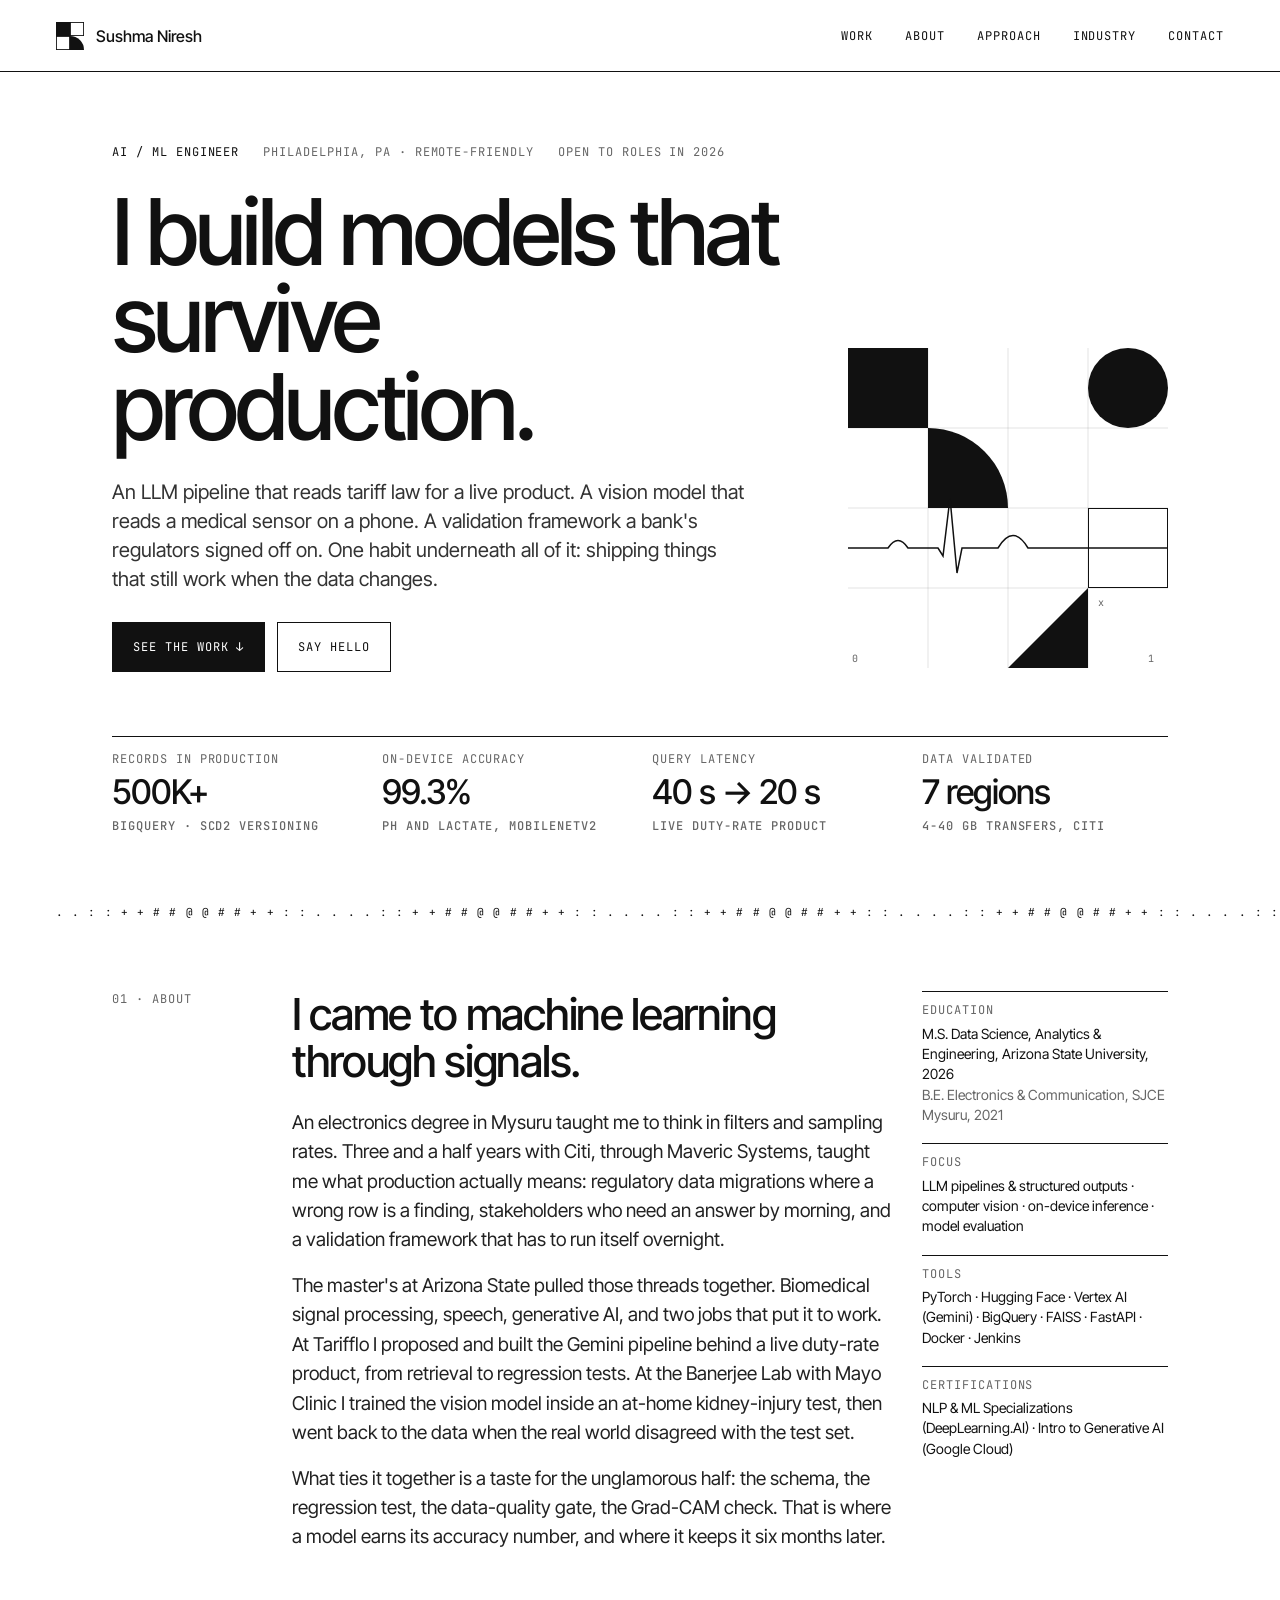
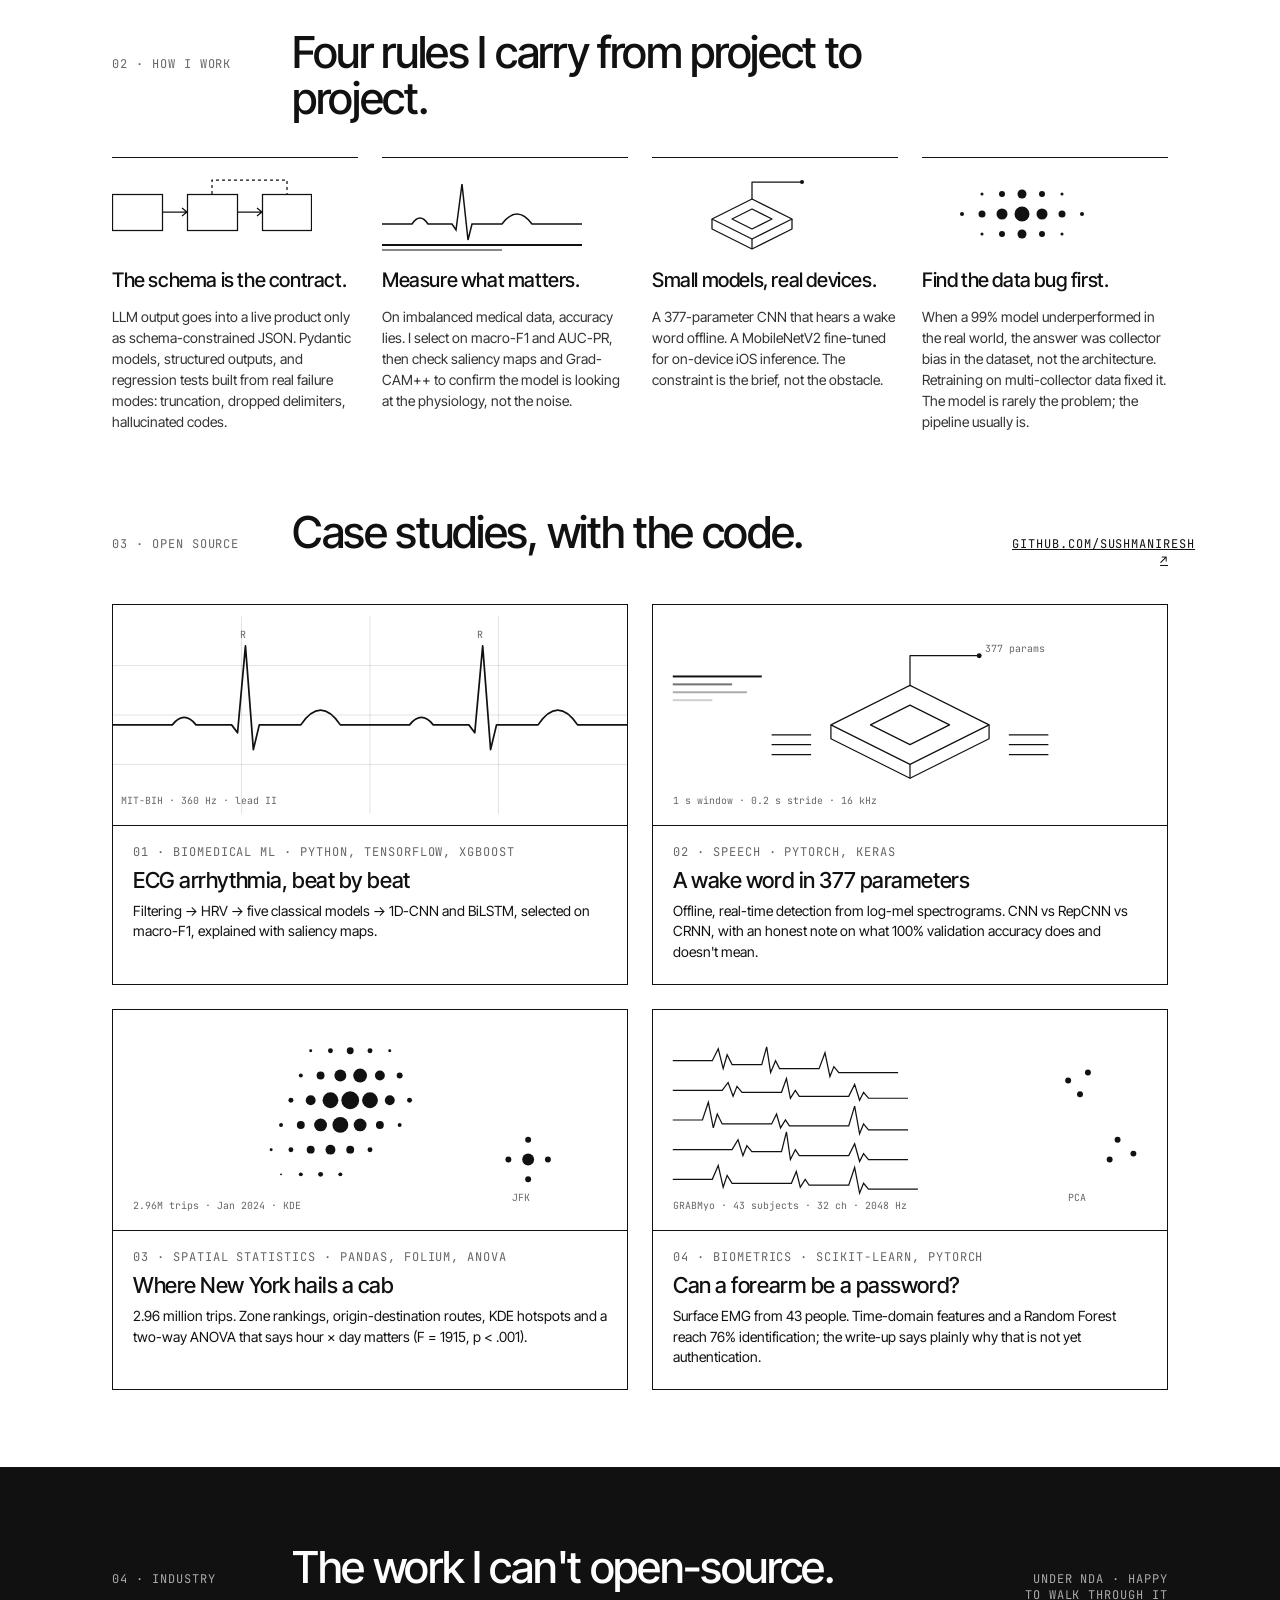
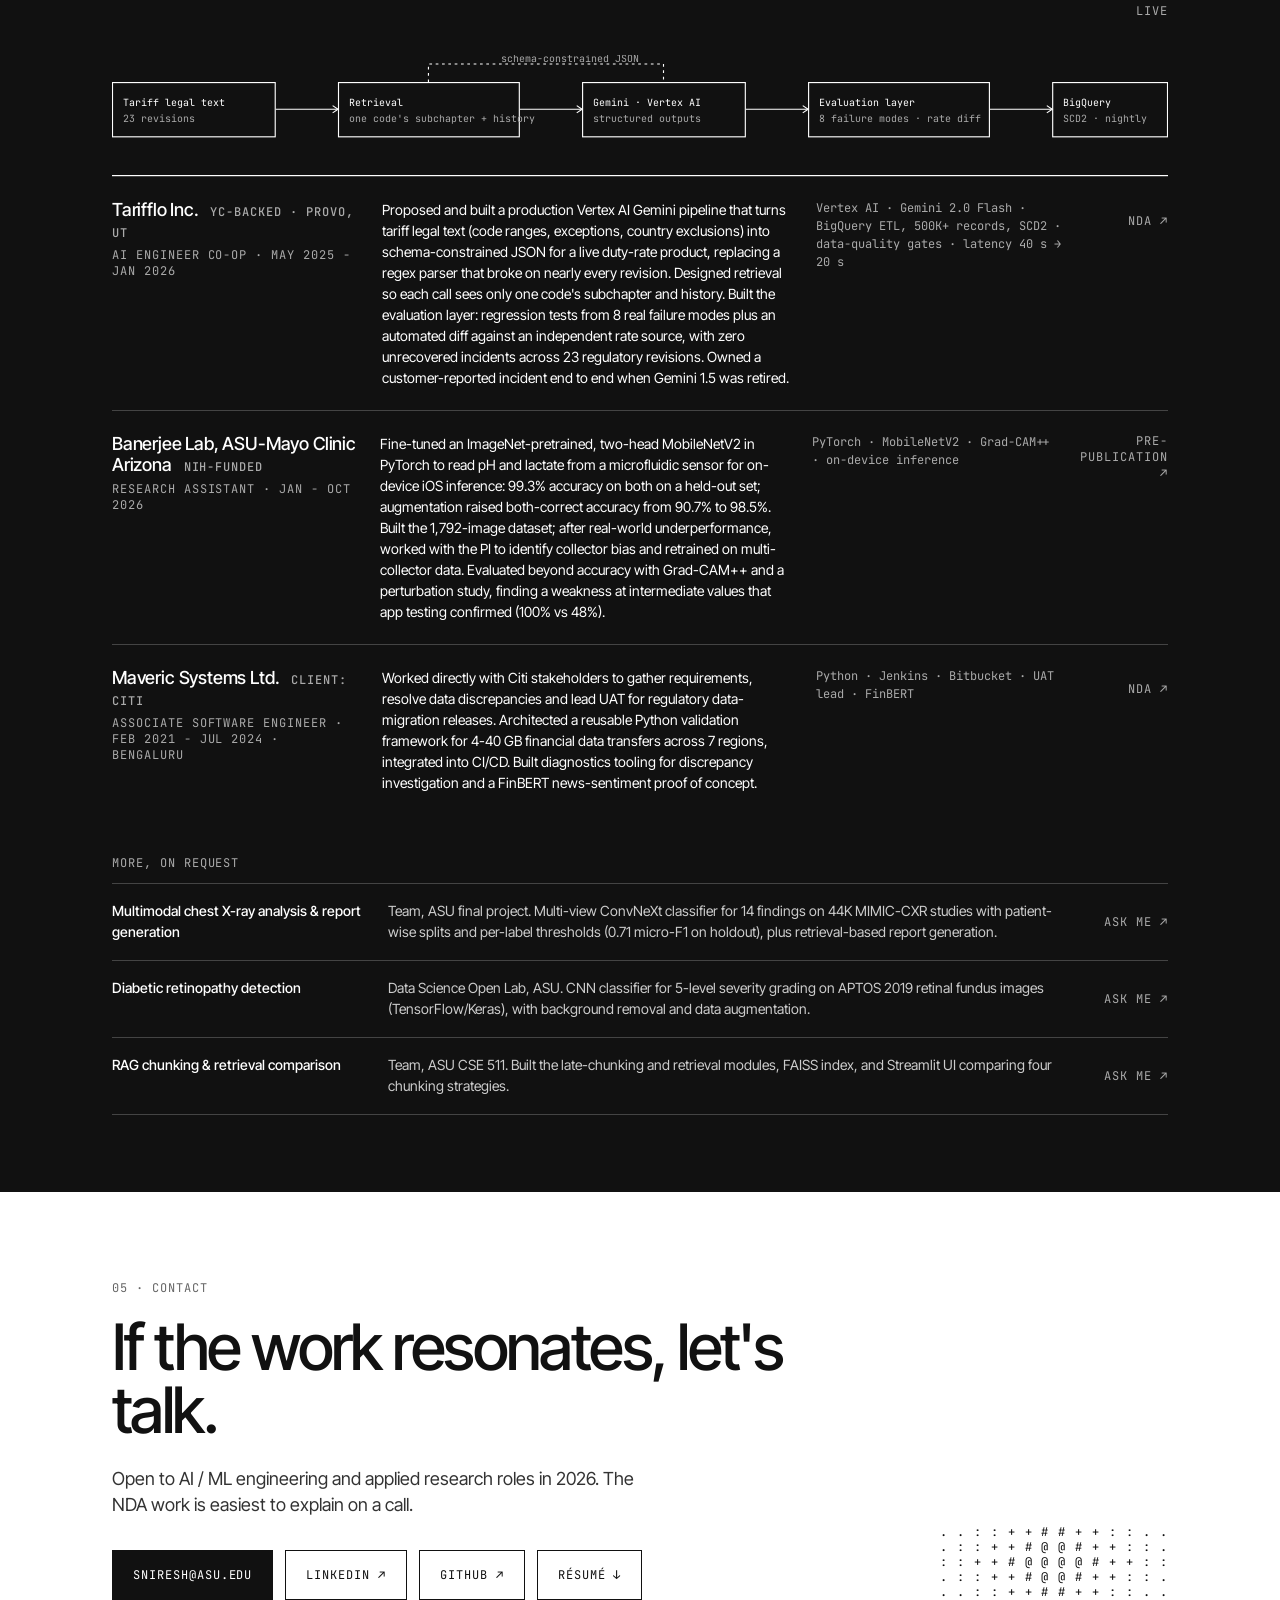
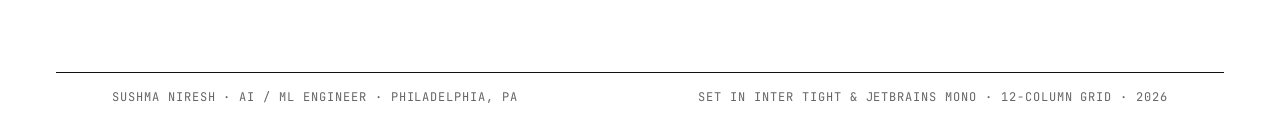
<file: index.html>
<!doctype html>
<html lang="en">
<head>
<meta charset="utf-8">
<meta name="viewport" content="width=device-width, initial-scale=1">
<title>Sushma Niresh | AI/ML Engineer</title>
<meta name="description" content="AI/ML engineer. LLM pipelines, computer vision and on-device inference. Case studies with the code.">
<meta property="og:title" content="Sushma Niresh | AI/ML Engineer">
<meta property="og:description" content="AI/ML engineer. LLM pipelines, computer vision and on-device inference. Case studies with the code.">
<meta property="og:image" content="og.png">
<meta property="og:type" content="website">
<meta name="twitter:card" content="summary_large_image">
<link rel="icon" href="favicon.svg" type="image/svg+xml">
<link rel="preconnect" href="https://fonts.googleapis.com"><link rel="preconnect" href="https://fonts.gstatic.com" crossorigin>
<link rel="stylesheet" href="https://fonts.googleapis.com/css2?family=Inter+Tight:wght@400;500;600&family=JetBrains+Mono:wght@400;500&display=swap">
<style>
body{margin:0;background:#fff}
a{color:#111}a:hover{color:#666}
.mono{font-family:'JetBrains Mono',monospace}
.wrap{max-width:1168px;margin:0 auto;padding:0 clamp(16px,4.4vw,56px);width:100%;min-width:0;box-sizing:border-box}
.label{font-family:'JetBrains Mono',monospace;font-size:12px;letter-spacing:.08em;text-transform:uppercase;color:#666}
.rule{border-top:1px solid #111}
.g12{display:grid;grid-template-columns:repeat(12,minmax(0,1fr));column-gap:24px}
.g12>*{min-width:0}
.h1{margin:0;font-size:clamp(44px,7.4vw,92px);line-height:.95;letter-spacing:-.04em;font-weight:500}
.h2{margin:0;font-size:clamp(30px,3.6vw,44px);line-height:1.05;letter-spacing:-.03em;font-weight:500}
.lede{margin:0;font-size:clamp(17px,1.6vw,20px);line-height:1.45;color:#333}
.nav a{text-decoration:none;font-family:'JetBrains Mono',monospace;font-size:12px;letter-spacing:.08em;text-transform:uppercase}
.stats{display:grid;grid-template-columns:repeat(4,minmax(0,1fr));gap:24px}
.stats .v{font-size:clamp(26px,2.8vw,34px);letter-spacing:-.03em;font-weight:500;margin-top:4px}
.stats .v .label{display:block;margin-top:6px}
.cards{display:grid;grid-template-columns:repeat(2,minmax(0,1fr));gap:24px}
.card{border:1px solid #111;text-decoration:none;color:#111;display:flex;flex-direction:column;background:#fff}
.card:hover{background:#111;color:#fff}
.card:hover .label{color:#bbb}
.card:hover svg *{stroke:#fff}
.card:hover svg .fill,.card:hover svg circle,.card:hover svg rect{fill:#fff}
.card .art{height:220px;border-bottom:1px solid currentColor;display:flex;align-items:center;justify-content:center;overflow:hidden}
.card .art svg{width:100%;height:100%}
.card .body{padding:18px 20px 22px;display:flex;flex-direction:column;gap:8px}
.card h3{margin:0;font-size:22px;letter-spacing:-.02em;font-weight:500;line-height:1.15}
.card p{margin:0;font-size:14px;line-height:1.45}
.nda{border-top:1px solid #444;padding:22px 0;display:grid;grid-template-columns:3fr 5fr 3fr 1fr;gap:24px;align-items:start}
.nda h4{margin:0;font-size:18px;font-weight:500;letter-spacing:-.01em}
.nda p{margin:0;font-size:14px;line-height:1.5}
.more{border-top:1px solid #444;padding:16px 0;display:grid;grid-template-columns:3fr 8fr 1fr;gap:24px;font-size:14px;line-height:1.5}
.btn{display:inline-flex;align-items:center;gap:10px;min-height:48px;padding:0 20px;border:1px solid #111;text-decoration:none;font-family:'JetBrains Mono',monospace;font-size:12px;letter-spacing:.08em;text-transform:uppercase;white-space:nowrap}
.btn.solid{background:#111;color:#fff}
.btn.solid:hover{background:#333;color:#fff}
.concept{border-top:1px solid #111;padding-top:16px;display:flex;flex-direction:column;gap:14px;grid-column:span 3}
.concept h3{margin:0;font-size:20px;font-weight:500;letter-spacing:-.02em;line-height:1.2}
.concept p{margin:0;font-size:14px;line-height:1.5;color:#333}
.concept svg{width:100%;max-width:200px;height:auto}
.scroll{overflow-x:auto}
.scroll svg{min-width:900px;width:100%;height:auto}
.about p{margin:0 0 16px;font-size:clamp(17px,1.5vw,19px);line-height:1.55;color:#222}
.about p:last-child{margin:0}
.fact{border-top:1px solid #111;padding:10px 0 14px;font-size:14px;line-height:1.45}
.fact .label{display:block;margin-bottom:4px}
@media (max-width:900px){
  .g12{grid-template-columns:repeat(4,minmax(0,1fr));row-gap:20px}
  .g12>*{grid-column:1 / -1 !important;justify-self:stretch !important}
  .concept{grid-column:span 2 !important}
  .stats{grid-template-columns:repeat(2,minmax(0,1fr))}
  .cards{grid-template-columns:1fr}
  .nda,.more{grid-template-columns:1fr;gap:10px}
  .nda .tag,.more .tag{text-align:left !important}
  .hero-art{max-width:260px}
}
@media (max-width:560px){
  .concept{grid-column:1 / -1 !important}
  .stats{grid-template-columns:1fr}
  .nav .links a:not(.keep){display:none}
  .card .art{height:180px}
}
</style>
<link rel="stylesheet" href="site.css">
</head>
<body>
<div style="font-family: 'Inter Tight', sans-serif; color: #111111; background: #ffffff; min-height: 100vh; display: flex; flex-direction: column">

  <!-- NAV -->
  <header class="nav" style="display: flex; justify-content: space-between; align-items: center; height: 72px; border-bottom: 1px solid #111; box-sizing: border-box; padding: 0 clamp(16px, 4.4vw, 56px)">
    <a href="#top" style="display: flex; align-items: center; gap: 12px; text-transform: none; letter-spacing: 0; font-family: 'Inter Tight', sans-serif; font-size: 16px; font-weight: 500" aria-label="Sushma Niresh, home">
      <svg aria-hidden="true" viewBox="0 0 32 32" style="width: 28px; height: 28px; flex: none"><rect x="0" y="0" width="16" height="16" fill="#111"/><path d="M16 16 A16 16 0 0 1 32 32 L16 32 Z" fill="#111"/><rect x="16.5" y="0.5" width="15" height="15" fill="none" stroke="#111"/><rect x="0.5" y="16.5" width="15" height="15" fill="none" stroke="#111"/></svg>
      Sushma Niresh</a>
    <nav class="links" style="display: flex; gap: clamp(16px, 2.5vw, 32px)">
      <a class="keep" href="#work">Work</a><a href="#about">About</a><a href="#approach">Approach</a><a href="#industry">Industry</a><a class="keep" href="#hire">Contact</a>
    </nav>
  </header>

  <!-- HERO -->
  <section id="top" class="wrap" style="padding-top: clamp(40px, 6vw, 72px); padding-bottom: clamp(40px, 6vw, 72px)">
    <div class="g12" style="align-items: end; row-gap: 32px">
      <div style="grid-column: 1 / 9; display: flex; flex-direction: column; gap: 28px; min-width: 0">
        <div class="label" style="display: flex; gap: 16px 24px; flex-wrap: wrap"><span style="color: #111">AI / ML Engineer</span><span>Philadelphia, PA · Remote-friendly</span><span>Open to roles in 2026</span></div>
        <h1 class="h1">I build models that survive production.</h1>
        <p class="lede" style="max-width: 640px">An LLM pipeline that reads tariff law for a live product. A vision model that reads a medical sensor on a phone. A validation framework a bank's regulators signed off on. One habit underneath all of it: shipping things that still work when the data changes.</p>
        <div style="display: flex; gap: 12px; flex-wrap: wrap">
          <a class="btn solid" href="#work">See the work ↓</a>
          <a class="btn" href="#hire">Say hello</a>
        </div>
      </div>
      <div class="hero-art" style="grid-column: 9 / 13; justify-self: end; width: 100%; max-width: 320px">
        <svg role="img" aria-label="Geometric composition on a grid with an ECG trace crossing it" viewBox="0 0 320 320" style="width: 100%; height: auto">
          <g stroke="#111" stroke-opacity="0.12" fill="none"><path d="M80 0V320M160 0V320M240 0V320M0 80H320M0 160H320M0 240H320"/></g>
          <rect x="0" y="0" width="80" height="80" fill="#111"/>
          <path d="M80 80 A80 80 0 0 1 160 160 L80 160 Z" fill="#111"/>
          <circle cx="280" cy="40" r="40" fill="#111"/>
          <path d="M160 320 L240 240 L240 320 Z" fill="#111"/>
          <rect x="240.5" y="160.5" width="79" height="79" fill="none" stroke="#111"/>
          <path fill="none" stroke="#111" stroke-width="1.5" d="M0 200 H40 Q50 185 60 200 H90 L95 208 L102 150 L109 225 L114 200 H150 Q165 175 180 200 H320"/>
          <g font-family="'JetBrains Mono',monospace" font-size="10" fill="#666"><text x="4" y="314">0</text><text x="300" y="314">1</text><text x="250" y="258">x</text></g>
        </svg>
      </div>
    </div>
    <div class="rule stats" style="margin-top: clamp(40px, 5vw, 64px); padding-top: 14px">
      <div><div class="label">Records in production</div><div class="v">500K+ <span class="label">BigQuery · SCD2 versioning</span></div></div>
      <div><div class="label">On-device accuracy</div><div class="v">99.3% <span class="label">pH and lactate, MobileNetV2</span></div></div>
      <div><div class="label">Query latency</div><div class="v">40 s → 20 s <span class="label">live duty-rate product</span></div></div>
      <div><div class="label">Data validated</div><div class="v">7 regions <span class="label">4-40 GB transfers, Citi</span></div></div>
    </div>
  </section>

  <!-- ASCII divider -->
  <div class="wrap" aria-hidden="true" style="overflow: hidden; max-width: 100%"><pre class="mono" style="margin: 0; font-size: 11px; line-height: 1.2; letter-spacing: 0.1em; color: #111; white-space: nowrap">. . : : + + # # @ @ # # + + : : . . . . : : + + # # @ @ # # + + : : . . . . : : + + # # @ @ # # + + : : . . . . : : + + # # @ @ # # + + : : . . . . : : + + # # @ @ # # + + : : . . . . : : + + # # @ @ # # + + : : . .</pre></div>

  <!-- ABOUT -->
  <section id="about" class="wrap" style="padding-top: clamp(48px, 6vw, 72px); padding-bottom: clamp(48px, 6vw, 80px)">
    <div class="g12" style="row-gap: 32px">
      <div class="label" style="grid-column: 1 / 3">01 · About</div>
      <div class="about" style="grid-column: 3 / 10; min-width: 0">
        <h2 class="h2" style="margin-bottom: 24px">I came to machine learning through signals.</h2>
        <p>An electronics degree in Mysuru taught me to think in filters and sampling rates. Three and a half years with Citi, through Maveric Systems, taught me what production actually means: regulatory data migrations where a wrong row is a finding, stakeholders who need an answer by morning, and a validation framework that has to run itself overnight.</p>
        <p>The master's at Arizona State pulled those threads together. Biomedical signal processing, speech, generative AI, and two jobs that put it to work. At Tarifflo I proposed and built the Gemini pipeline behind a live duty-rate product, from retrieval to regression tests. At the Banerjee Lab with Mayo Clinic I trained the vision model inside an at-home kidney-injury test, then went back to the data when the real world disagreed with the test set.</p>
        <p>What ties it together is a taste for the unglamorous half: the schema, the regression test, the data-quality gate, the Grad-CAM check. That is where a model earns its accuracy number, and where it keeps it six months later.</p>
      </div>
      <div style="grid-column: 10 / 13; display: flex; flex-direction: column; gap: 4px; width: 100%">
        <div class="fact"><span class="label">Education</span>M.S. Data Science, Analytics &amp; Engineering, Arizona State University, 2026<br><span style="color: #666">B.E. Electronics &amp; Communication, SJCE Mysuru, 2021</span></div>
        <div class="fact"><span class="label">Focus</span>LLM pipelines &amp; structured outputs · computer vision · on-device inference · model evaluation</div>
        <div class="fact"><span class="label">Tools</span>PyTorch · Hugging Face · Vertex AI (Gemini) · BigQuery · FAISS · FastAPI · Docker · Jenkins</div>
        <div class="fact"><span class="label">Certifications</span>NLP &amp; ML Specializations (DeepLearning.AI) · Intro to Generative AI (Google Cloud)</div>
      </div>
    </div>
  </section>

  <!-- APPROACH / CONCEPTS -->
  <section id="approach" class="wrap" style="padding-bottom: clamp(48px, 6vw, 80px)">
    <div class="g12" style="margin-bottom: 36px; align-items: baseline">
      <div class="label" style="grid-column: 1 / 3">02 · How I work</div>
      <h2 class="h2" style="grid-column: 3 / 11">Four rules I carry from project to project.</h2>
    </div>
    <div class="g12" style="row-gap: 32px">
      <div class="concept">
        <svg aria-hidden="true" viewBox="0 0 200 80"><g fill="none" stroke="#111" stroke-width="1.25"><rect x="0.5" y="20.5" width="50" height="36"/><rect x="75.5" y="20.5" width="50" height="36"/><rect x="150.5" y="20.5" width="49" height="36"/><path d="M51 38H75M126 38H150M70 34l5 4-5 4M145 34l5 4-5 4"/><path d="M100 20V6H175V20" stroke-dasharray="3 3"/></g></svg>
        <h3>The schema is the contract.</h3>
        <p>LLM output goes into a live product only as schema-constrained JSON. Pydantic models, structured outputs, and regression tests built from real failure modes: truncation, dropped delimiters, hallucinated codes.</p>
      </div>
      <div class="concept">
        <svg aria-hidden="true" viewBox="0 0 200 80"><path fill="none" stroke="#111" stroke-width="1.5" d="M0 50H30Q38 38 46 50H70L74 56L80 10L86 66L90 50H120Q135 30 150 50H200"/><g fill="#111"><rect x="0" y="70" width="200" height="2"/><rect x="0" y="75" width="120" height="2" fill-opacity=".5"/></g></svg>
        <h3>Measure what matters.</h3>
        <p>On imbalanced medical data, accuracy lies. I select on macro-F1 and AUC-PR, then check saliency maps and Grad-CAM++ to confirm the model is looking at the physiology, not the noise.</p>
      </div>
      <div class="concept">
        <svg aria-hidden="true" viewBox="0 0 200 80"><g fill="none" stroke="#111" stroke-width="1.25" stroke-linejoin="round"><path d="M60 45L100 25L140 45L100 65Z"/><path d="M60 45V55L100 75L140 55V45"/><path d="M100 65V75"/><path d="M80 45L100 35L120 45L100 55Z"/><path d="M100 25V8H150"/></g><circle cx="150" cy="8" r="2" fill="#111"/></svg>
        <h3>Small models, real devices.</h3>
        <p>A 377-parameter CNN that hears a wake word offline. A MobileNetV2 fine-tuned for on-device iOS inference. The constraint is the brief, not the obstacle.</p>
      </div>
      <div class="concept">
        <svg aria-hidden="true" viewBox="0 0 200 80"><g fill="#111"><circle cx="40" cy="40" r="2"/><circle cx="60" cy="40" r="3.5"/><circle cx="80" cy="40" r="5.5"/><circle cx="100" cy="40" r="7.5"/><circle cx="120" cy="40" r="5.5"/><circle cx="140" cy="40" r="3.5"/><circle cx="160" cy="40" r="2"/><circle cx="60" cy="20" r="1.5"/><circle cx="80" cy="20" r="3"/><circle cx="100" cy="20" r="4.5"/><circle cx="120" cy="20" r="3"/><circle cx="140" cy="20" r="1.5"/><circle cx="60" cy="60" r="1.5"/><circle cx="80" cy="60" r="3"/><circle cx="100" cy="60" r="4.5"/><circle cx="120" cy="60" r="3"/><circle cx="140" cy="60" r="1.5"/></g></svg>
        <h3>Find the data bug first.</h3>
        <p>When a 99% model underperformed in the real world, the answer was collector bias in the dataset, not the architecture. Retraining on multi-collector data fixed it. The model is rarely the problem; the pipeline usually is.</p>
      </div>
    </div>
  </section>

  <!-- WORK -->
  <section id="work" class="wrap" style="padding-bottom: clamp(48px, 6vw, 80px)">
    <div class="g12" style="margin-bottom: 36px; align-items: baseline">
      <div class="label" style="grid-column: 1 / 3">03 · Open source</div>
      <h2 class="h2" style="grid-column: 3 / 11">Case studies, with the code.</h2>
      <div class="label" style="grid-column: 11 / 13; text-align: right"><a href="https://github.com/Sushmaniresh" target="_blank" rel="noopener">github.com/Sushmaniresh ↗</a></div>
    </div>
    <div class="cards">

      <a class="card" href="ecg.html">
        <div class="art">
          <svg aria-hidden="true" viewBox="0 0 520 200"><g stroke="#111" stroke-opacity=".12" fill="none"><path d="M0 50H520M0 100H520M0 150H520M130 0V200M260 0V200M390 0V200"/></g><path fill="none" stroke="#111" stroke-width="1.75" stroke-linejoin="round" d="M0 110 H60 Q72 95 84 110 H120 L126 118 L134 30 L142 135 L148 110 H190 Q210 80 230 110 H300 Q312 95 324 110 H360 L366 118 L374 30 L382 135 L388 110 H430 Q450 80 470 110 H520"/><g font-family="'JetBrains Mono',monospace" font-size="10" fill="#666"><text x="128" y="22">R</text><text x="368" y="22">R</text><text x="8" y="190">MIT-BIH · 360 Hz · lead II</text></g></svg>
        </div>
        <div class="body"><div class="label">01 · Biomedical ML · Python, TensorFlow, XGBoost</div><h3>ECG arrhythmia, beat by beat</h3><p>Filtering → HRV → five classical models → 1D-CNN and BiLSTM, selected on macro-F1, explained with saliency maps.</p></div>
      </a>

      <a class="card" href="wake-word.html">
        <div class="art">
          <svg aria-hidden="true" viewBox="0 0 520 200"><g fill="none" stroke="#111" stroke-width="1.25" stroke-linejoin="round"><path d="M180 110L260 70L340 110L260 150Z"/><path d="M180 110V124L260 164L340 124V110"/><path d="M260 150V164"/><path d="M220 110L260 90L300 110L260 130Z"/><path d="M260 70V40H330"/><path d="M160 120H120M160 130H120M160 140H120M360 120H400M360 130H400M360 140H400"/></g><circle cx="330" cy="40" r="2.5" fill="#111"/><g fill="#111"><rect x="20" y="60" width="90" height="2"/><rect x="20" y="68" width="60" height="2" fill-opacity=".6"/><rect x="20" y="76" width="75" height="2" fill-opacity=".35"/><rect x="20" y="84" width="40" height="2" fill-opacity=".2"/></g><g font-family="'JetBrains Mono',monospace" font-size="10" fill="#666"><text x="336" y="36">377 params</text><text x="20" y="190">1 s window · 0.2 s stride · 16 kHz</text></g></svg>
        </div>
        <div class="body"><div class="label">02 · Speech · PyTorch, Keras</div><h3>A wake word in 377 parameters</h3><p>Offline, real-time detection from log-mel spectrograms. CNN vs RepCNN vs CRNN, with an honest note on what 100% validation accuracy does and doesn't mean.</p></div>
      </a>

      <a class="card" href="nyc-taxi.html">
        <div class="art">
          <svg aria-hidden="true" viewBox="0 0 520 200"><g fill="#111">
            <circle cx="200" cy="30" r="1.5"/><circle cx="220" cy="30" r="2.5"/><circle cx="240" cy="30" r="3.5"/><circle cx="260" cy="30" r="2.5"/><circle cx="280" cy="30" r="1.5"/>
            <circle cx="190" cy="55" r="2"/><circle cx="210" cy="55" r="4"/><circle cx="230" cy="55" r="6"/><circle cx="250" cy="55" r="7"/><circle cx="270" cy="55" r="5"/><circle cx="290" cy="55" r="3"/>
            <circle cx="180" cy="80" r="2.5"/><circle cx="200" cy="80" r="5"/><circle cx="220" cy="80" r="8"/><circle cx="240" cy="80" r="9"/><circle cx="260" cy="80" r="8"/><circle cx="280" cy="80" r="5"/><circle cx="300" cy="80" r="2.5"/>
            <circle cx="170" cy="105" r="2"/><circle cx="190" cy="105" r="4"/><circle cx="210" cy="105" r="6.5"/><circle cx="230" cy="105" r="8"/><circle cx="250" cy="105" r="6.5"/><circle cx="270" cy="105" r="4"/><circle cx="290" cy="105" r="2"/>
            <circle cx="160" cy="130" r="1.5"/><circle cx="180" cy="130" r="2.5"/><circle cx="200" cy="130" r="4"/><circle cx="220" cy="130" r="5"/><circle cx="240" cy="130" r="4"/><circle cx="260" cy="130" r="2.5"/>
            <circle cx="170" cy="155" r="1"/><circle cx="190" cy="155" r="2"/><circle cx="210" cy="155" r="2.5"/><circle cx="230" cy="155" r="2"/>
            <circle cx="420" cy="140" r="6"/><circle cx="440" cy="140" r="3"/><circle cx="400" cy="140" r="3"/><circle cx="420" cy="120" r="3"/><circle cx="420" cy="160" r="3"/>
          </g><g font-family="'JetBrains Mono',monospace" font-size="10" fill="#666"><text x="404" y="182">JFK</text><text x="20" y="190">2.96M trips · Jan 2024 · KDE</text></g></svg>
        </div>
        <div class="body"><div class="label">03 · Spatial statistics · pandas, Folium, ANOVA</div><h3>Where New York hails a cab</h3><p>2.96 million trips. Zone rankings, origin-destination routes, KDE hotspots and a two-way ANOVA that says hour × day matters (F = 1915, p &lt; .001).</p></div>
      </a>

      <a class="card" href="emg.html">
        <div class="art">
          <svg aria-hidden="true" viewBox="0 0 520 200"><g fill="none" stroke="#111" stroke-width="1.25"><path d="M20 40h40l6-12 5 20 4-14 5 10h30l5-18 4 26 5-12 4 8h40l6-16 5 24 4-10 5 6h60"/><path d="M20 70h50l6-8 5 14 4-10 5 6h40l5-14 4 20 5-8 4 6h50l6-12 5 16 4-8 5 6h40"/><path d="M20 100h30l6-18 5 26 4-14 5 10h50l5-10 4 14 5-8 4 6h60l6-20 5 28 4-10 5 6h40"/><path d="M20 130h60l6-10 5 16 4-10 5 6h30l5-20 4 28 5-10 4 6h50l6-12 5 18 4-8 5 6h40"/><path d="M20 160h40l6-14 5 22 4-12 5 8h60l5-12 4 16 5-8 4 6h40l6-18 5 26 4-10 5 6h50"/></g><g fill="#111"><circle cx="420" cy="60" r="3"/><circle cx="440" cy="52" r="3"/><circle cx="432" cy="74" r="3"/><circle cx="470" cy="120" r="3"/><circle cx="486" cy="134" r="3"/><circle cx="462" cy="140" r="3"/></g><g font-family="'JetBrains Mono',monospace" font-size="10" fill="#666"><text x="20" y="190">GRABMyo · 43 subjects · 32 ch · 2048 Hz</text><text x="420" y="182">PCA</text></g></svg>
        </div>
        <div class="body"><div class="label">04 · Biometrics · scikit-learn, PyTorch</div><h3>Can a forearm be a password?</h3><p>Surface EMG from 43 people. Time-domain features and a Random Forest reach 76% identification; the write-up says plainly why that is not yet authentication.</p></div>
      </a>
    </div>
  </section>

  <!-- INDUSTRY / NDA -->
  <section id="industry" style="background: #111; color: #fff; padding: clamp(48px, 6vw, 80px) 0">
    <div class="wrap">
      <div class="g12" style="margin-bottom: 36px; align-items: baseline">
        <div class="label" style="grid-column: 1 / 3; color: #aaa">04 · Industry</div>
        <h2 class="h2" style="grid-column: 3 / 11">The work I can't open-source.</h2>
        <div class="label" style="grid-column: 11 / 13; text-align: right; color: #aaa">Under NDA · happy to walk through it live</div>
      </div>
      <div class="scroll" style="margin-bottom: 8px">
      <svg role="img" aria-label="Schematic of the Tarifflo pipeline: tariff legal text, retrieval of one code's subchapter and history, Gemini on Vertex AI, schema-constrained JSON, evaluation layer, BigQuery" viewBox="0 0 1168 120">
        <g fill="none" stroke="#fff" stroke-width="1.25"><rect x="0.5" y="30.5" width="180" height="60"/><rect x="250.5" y="30.5" width="200" height="60"/><rect x="520.5" y="30.5" width="180" height="60"/><rect x="770.5" y="30.5" width="200" height="60"/><rect x="1040.5" y="30.5" width="127" height="60"/><path d="M181 60H250M451 60H520M701 60H770M971 60H1040"/><path d="M244 56l6 4-6 4M514 56l6 4-6 4M764 56l6 4-6 4M1034 56l6 4-6 4"/><path d="M350 30V10H610V30" stroke-dasharray="3 4"/></g>
        <g font-family="'JetBrains Mono',monospace" font-size="11" fill="#fff"><text x="12" y="56">Tariff legal text</text><text x="12" y="74" fill="#aaa">23 revisions</text><text x="262" y="56">Retrieval</text><text x="262" y="74" fill="#aaa">one code's subchapter + history</text><text x="532" y="56">Gemini · Vertex AI</text><text x="532" y="74" fill="#aaa">structured outputs</text><text x="782" y="56">Evaluation layer</text><text x="782" y="74" fill="#aaa">8 failure modes · rate diff</text><text x="1052" y="56">BigQuery</text><text x="1052" y="74" fill="#aaa">SCD2 · nightly</text><text x="430" y="8" fill="#aaa">schema-constrained JSON</text></g>
      </svg>
      </div>
      <div style="border-top: 1px solid #fff">
        <div class="nda">
          <div><h4>Tarifflo Inc. <span class="label" style="color: #aaa; margin-left: 8px">YC-backed · Provo, UT</span></h4><div class="label" style="color: #aaa; margin-top: 6px">AI Engineer Co-op · May 2025 - Jan 2026</div></div>
          <p>Proposed and built a production Vertex AI Gemini pipeline that turns tariff legal text (code ranges, exceptions, country exclusions) into schema-constrained JSON for a live duty-rate product, replacing a regex parser that broke on nearly every revision. Designed retrieval so each call sees only one code's subchapter and history. Built the evaluation layer: regression tests from 8 real failure modes plus an automated diff against an independent rate source, with zero unrecovered incidents across 23 regulatory revisions. Owned a customer-reported incident end to end when Gemini 1.5 was retired.</p>
          <p class="mono" style="font-size: 12px; color: #aaa">Vertex AI · Gemini 2.0 Flash · BigQuery ETL, 500K+ records, SCD2 · data-quality gates · latency 40 s → 20 s</p>
          <button class="label tag ndabtn" type="button" data-nda>NDA ↗</button>
        </div>
        <div class="nda">
          <div><h4>Banerjee Lab, ASU-Mayo Clinic Arizona <span class="label" style="color: #aaa; margin-left: 8px">NIH-funded</span></h4><div class="label" style="color: #aaa; margin-top: 6px">Research Assistant · Jan - Oct 2026</div></div>
          <p>Fine-tuned an ImageNet-pretrained, two-head MobileNetV2 in PyTorch to read pH and lactate from a microfluidic sensor for on-device iOS inference: 99.3% accuracy on both on a held-out set; augmentation raised both-correct accuracy from 90.7% to 98.5%. Built the 1,792-image dataset; after real-world underperformance, worked with the PI to identify collector bias and retrained on multi-collector data. Evaluated beyond accuracy with Grad-CAM++ and a perturbation study, finding a weakness at intermediate values that app testing confirmed (100% vs 48%).</p>
          <p class="mono" style="font-size: 12px; color: #aaa">PyTorch · MobileNetV2 · Grad-CAM++ · on-device inference</p>
          <button class="label tag ndabtn" type="button" data-nda>Pre-publication ↗</button>
        </div>
        <div class="nda">
          <div><h4>Maveric Systems Ltd. <span class="label" style="color: #aaa; margin-left: 8px">Client: Citi</span></h4><div class="label" style="color: #aaa; margin-top: 6px">Associate Software Engineer · Feb 2021 - Jul 2024 · Bengaluru</div></div>
          <p>Worked directly with Citi stakeholders to gather requirements, resolve data discrepancies and lead UAT for regulatory data-migration releases. Architected a reusable Python validation framework for 4-40 GB financial data transfers across 7 regions, integrated into CI/CD. Built diagnostics tooling for discrepancy investigation and a FinBERT news-sentiment proof of concept.</p>
          <p class="mono" style="font-size: 12px; color: #aaa">Python · Jenkins · Bitbucket · UAT lead · FinBERT</p>
          <button class="label tag ndabtn" type="button" data-nda>NDA ↗</button>
        </div>
      </div>
      <div class="label" style="color: #aaa; margin: 40px 0 12px">More, on request</div>
      <div style="border-bottom: 1px solid #444">
        <div class="more"><span style="font-weight: 500">Multimodal chest X-ray analysis &amp; report generation</span><span style="color: #ccc">Team, ASU final project. Multi-view ConvNeXt classifier for 14 findings on 44K MIMIC-CXR studies with patient-wise splits and per-label thresholds (0.71 micro-F1 on holdout), plus retrieval-based report generation.</span><button class="label tag ndabtn" type="button" data-nda>Ask me ↗</button></div>
        <div class="more"><span style="font-weight: 500">Diabetic retinopathy detection</span><span style="color: #ccc">Data Science Open Lab, ASU. CNN classifier for 5-level severity grading on APTOS 2019 retinal fundus images (TensorFlow/Keras), with background removal and data augmentation.</span><button class="label tag ndabtn" type="button" data-nda>Ask me ↗</button></div>
        <div class="more"><span style="font-weight: 500">RAG chunking &amp; retrieval comparison</span><span style="color: #ccc">Team, ASU CSE 511. Built the late-chunking and retrieval modules, FAISS index, and Streamlit UI comparing four chunking strategies.</span><button class="label tag ndabtn" type="button" data-nda>Ask me ↗</button></div>
      </div>
    </div>
  </section>

  <!-- HIRE -->
  <section id="hire" class="wrap" style="padding-top: clamp(56px, 7vw, 88px); padding-bottom: clamp(48px, 6vw, 72px)">
    <div class="g12" style="align-items: end; row-gap: 32px">
      <div style="grid-column: 1 / 9; min-width: 0">
        <div class="label" style="margin-bottom: 20px">05 · Contact</div>
        <h2 style="margin: 0; font-size: clamp(34px, 5vw, 64px); line-height: 0.98; letter-spacing: -0.04em; font-weight: 500">If the work resonates, let's talk.</h2>
        <p class="lede" style="margin-top: 24px; max-width: 560px; font-size: 18px">Open to AI / ML engineering and applied research roles in 2026. The NDA work is easiest to explain on a call.</p>
        <div style="display: flex; gap: 12px; margin-top: 32px; flex-wrap: wrap">
          <a class="btn solid" href="mailto:sniresh@asu.edu">sniresh@asu.edu</a>
          <a class="btn" href="https://linkedin.com/in/sushma-n" target="_blank" rel="noopener">LinkedIn ↗</a>
          <a class="btn" href="https://github.com/Sushmaniresh" target="_blank" rel="noopener">GitHub ↗</a>
          <a class="btn" href="Sushma_Niresh_Resume.pdf">Résumé ↓</a>
        </div>
      </div>
      <div style="grid-column: 9 / 13; justify-self: end">
        <pre class="mono" aria-hidden="true" style="margin: 0; font-size: 12px; line-height: 1.25; letter-spacing: 0.12em; color: #111">. . : : + + # # + + : : . .
. : : + + # @ @ # + + : : .
: : + + # @ @ @ @ # + + : :
. : : + + # @ @ # + + : : .
. . : : + + # # + + : : . .</pre>
      </div>
    </div>
  </section>

  <footer class="wrap" style="border-top: 1px solid #111; padding-top: 16px; padding-bottom: 32px; display: flex; justify-content: space-between; flex-wrap: wrap; gap: 12px">
    <span class="label">Sushma Niresh · AI / ML Engineer · Philadelphia, PA</span>
    <span class="label">Set in Inter Tight &amp; JetBrains Mono · 12-column grid · 2026</span>
  </footer>
</div>

<div class="toast" id="toast" role="status" aria-live="polite" hidden><span class="toast-ico" aria-hidden="true"></span><span id="toast-msg"></span><button class="toast-x" type="button" aria-label="Dismiss">ESC</button></div>
<div class="backdrop" id="nda" hidden><div class="modal" role="dialog" aria-modal="true" aria-labelledby="nda-h"><div class="label" style="margin-bottom:10px">Under NDA</div><h3 id="nda-h">This one is easier to explain on a call.</h3><p>What's public is on this page and the résumé. The rest, happily, in conversation.</p><div class="modal-actions"><a class="btn solid" href="mailto:sniresh@asu.edu">Email</a><a class="btn" href="https://linkedin.com/in/sushma-n" target="_blank" rel="noopener">LinkedIn ↗</a><button class="btn" type="button" data-close>Close</button></div></div></div>
<script src="site.js"></script>
</body>
</html>
</file>
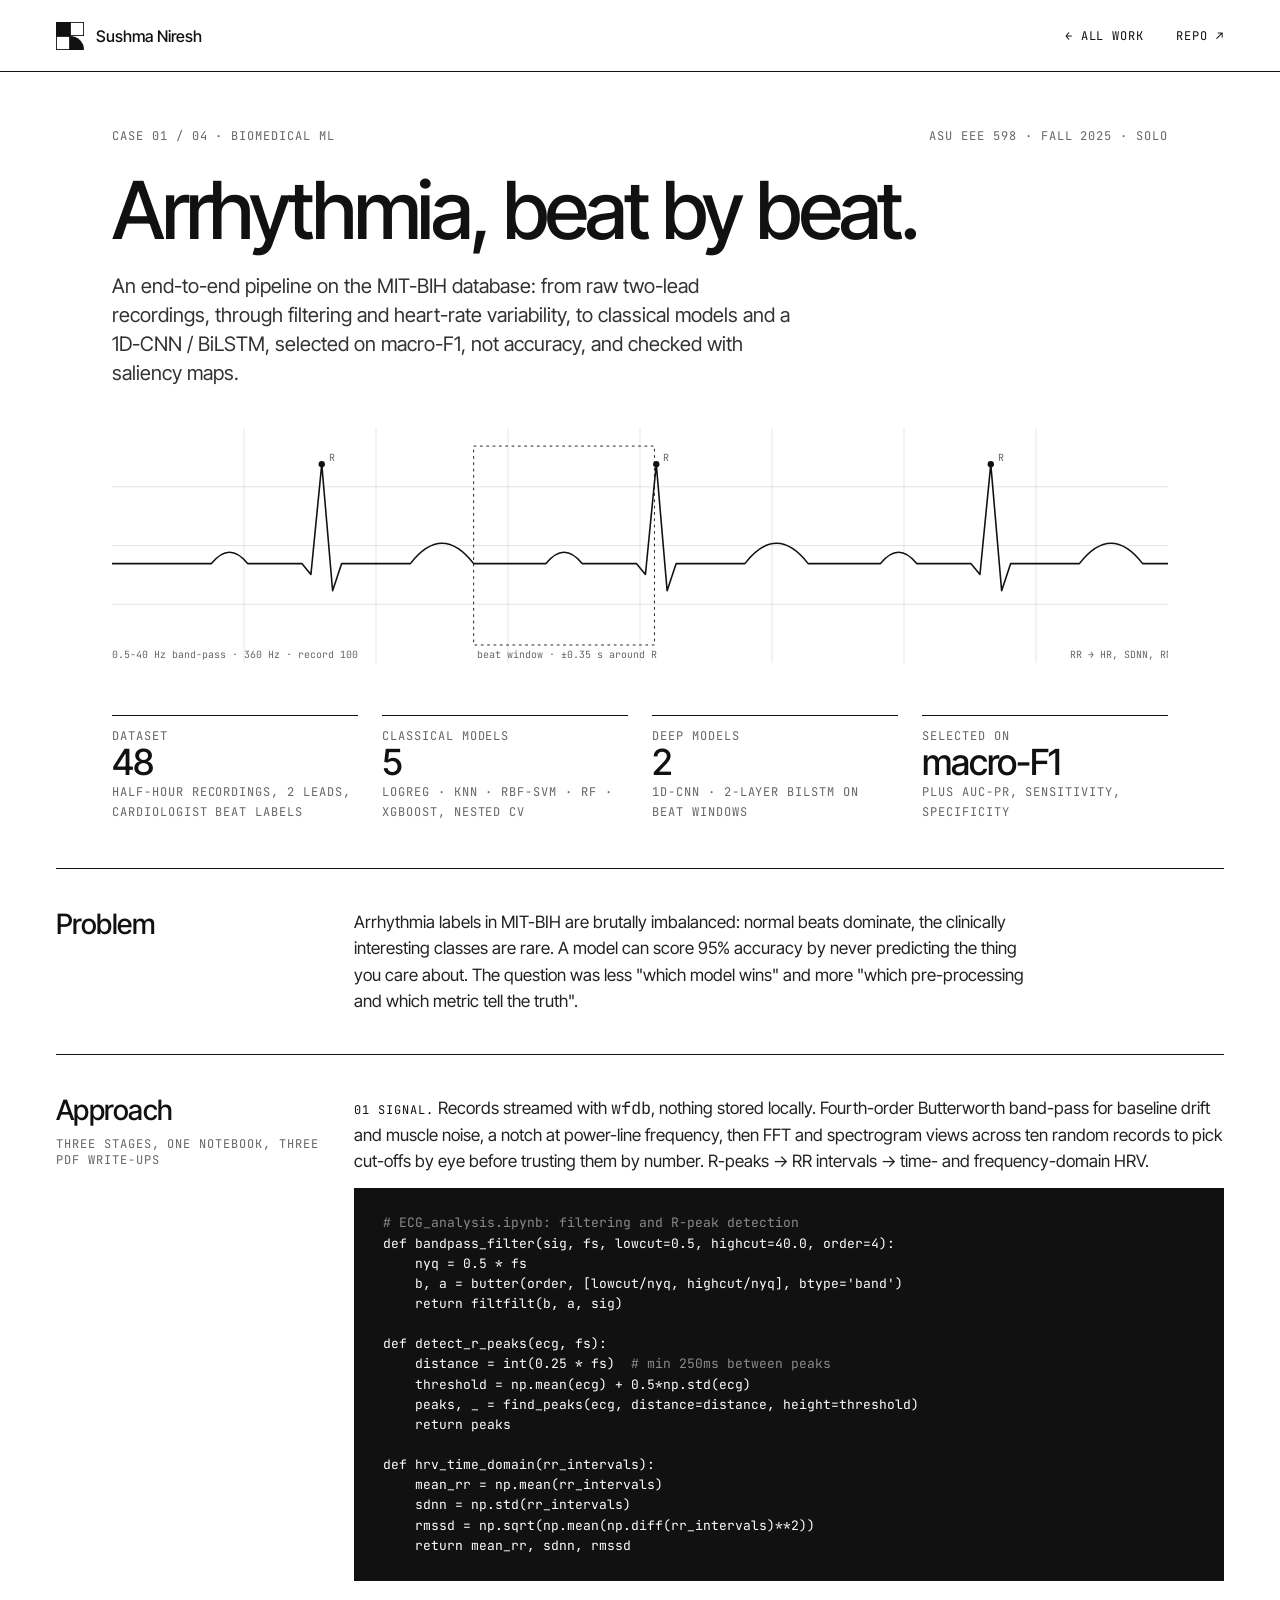
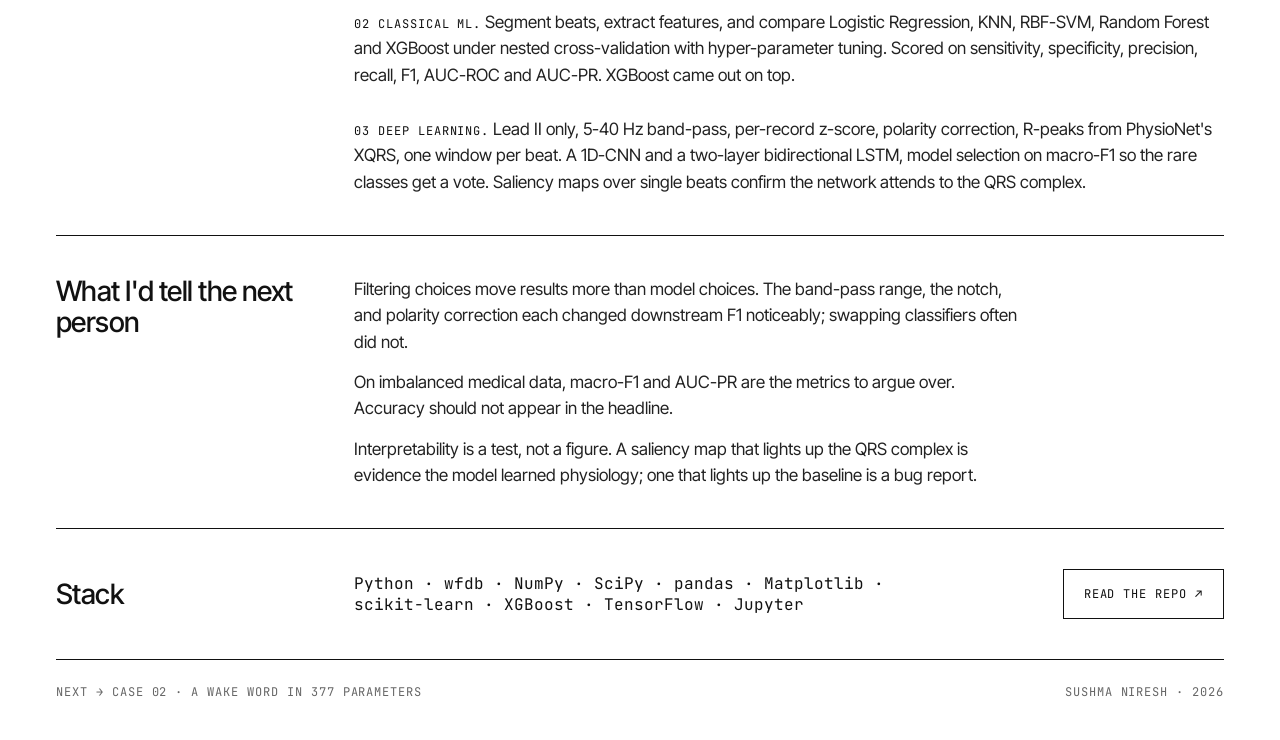
<file: ecg.html>
<!doctype html>
<html lang="en">
<head>
<meta charset="utf-8">
<meta name="viewport" content="width=device-width, initial-scale=1">
<title>ECG Arrhythmia Analysis | Sushma Niresh</title>
<meta name="description" content="MIT-BIH ECG pipeline: filtering, HRV, classical ML, 1D-CNN and BiLSTM selected on macro-F1.">
<meta property="og:title" content="ECG Arrhythmia Analysis | Sushma Niresh">
<meta property="og:description" content="MIT-BIH ECG pipeline: filtering, HRV, classical ML, 1D-CNN and BiLSTM selected on macro-F1.">
<meta property="og:image" content="og.png">
<meta property="og:type" content="website">
<meta name="twitter:card" content="summary_large_image">
<link rel="icon" href="favicon.svg" type="image/svg+xml">
<link rel="preconnect" href="https://fonts.googleapis.com"><link rel="preconnect" href="https://fonts.gstatic.com" crossorigin>
<link rel="stylesheet" href="https://fonts.googleapis.com/css2?family=Inter+Tight:wght@400;500;600&family=JetBrains+Mono:wght@400;500&display=swap">
<style>
body{margin:0;background:#fff}
a{color:#111}a:hover{color:#666}
.mono{font-family:'JetBrains Mono',monospace}
.wrap{max-width:1168px;margin:0 auto;padding:0 clamp(16px,4.4vw,56px);width:100%;min-width:0;box-sizing:border-box}
h1{font-size:clamp(40px,6.5vw,80px) !important}
.hero-svg{width:100% !important;max-width:440px;height:auto !important}
.hero-right{min-width:0}
.label{font-family:'JetBrains Mono',monospace;font-size:12px;letter-spacing:.08em;text-transform:uppercase;color:#666}
.g12{display:grid;grid-template-columns:repeat(12,minmax(0,1fr));column-gap:24px}
.g12>*{min-width:0}
pre{max-width:100%;box-sizing:border-box}
.sec{border-top:1px solid #111;padding:40px 0}
.sec h2{margin:0;font-size:28px;letter-spacing:-.02em;font-weight:500;line-height:1.1}
.sec p{margin:0 0 14px;font-size:17px;line-height:1.55;color:#222}
.sec p:last-child{margin-bottom:0}
.stat{border-top:1px solid #111;padding-top:12px}
.stat b{display:block;font-size:36px;font-weight:500;letter-spacing:-.03em;line-height:1}
pre{margin:0;background:#111;color:#fff;font-family:'JetBrains Mono',monospace;font-size:13px;line-height:1.55;padding:24px 28px;overflow:auto;border:1px solid #111}
pre .c{color:#8a8a8a}
.nav a{text-decoration:none;font-family:'JetBrains Mono',monospace;font-size:12px;letter-spacing:.08em;text-transform:uppercase}
.btn{display:inline-flex;align-items:center;gap:10px;min-height:48px;padding:0 20px;border:1px solid #111;text-decoration:none;font-family:'JetBrains Mono',monospace;font-size:12px;letter-spacing:.08em;text-transform:uppercase}
@media (max-width:900px){table{display:block;overflow-x:auto;white-space:nowrap}.g12{grid-template-columns:repeat(2,minmax(0,1fr));row-gap:20px}.g12>*{grid-column:1 / -1 !important;justify-self:stretch !important}.g12>.stat{grid-column:span 1 !important}pre{font-size:12px;padding:18px 20px}.sec{padding:32px 0}.sec h2{font-size:24px}.sec p{font-size:16px}header nav{gap:16px !important}}
@media (max-width:560px){.g12>.stat{grid-column:1 / -1 !important}}
</style>
<link rel="stylesheet" href="site.css">
</head>
<body>
<div style="font-family: 'Inter Tight', sans-serif; color: #111111; background: #ffffff; min-height: 100vh; display: flex; flex-direction: column">

  <header class="nav" style="display: flex; justify-content: space-between; align-items: center; height: 72px; border-bottom: 1px solid #111; box-sizing: border-box; padding: 0 clamp(16px, 4.4vw, 56px)">
    <a href="index.html" style="display: flex; align-items: center; gap: 12px; text-transform: none; letter-spacing: 0; font-family: 'Inter Tight', sans-serif; font-size: 16px; font-weight: 500">
      <svg aria-hidden="true" viewBox="0 0 32 32" style="width: 28px; height: 28px"><rect x="0" y="0" width="16" height="16" fill="#111"/><path d="M16 16 A16 16 0 0 1 32 32 L16 32 Z" fill="#111"/><rect x="16.5" y="0.5" width="15" height="15" fill="none" stroke="#111"/><rect x="0.5" y="16.5" width="15" height="15" fill="none" stroke="#111"/></svg>
      Sushma Niresh</a>
    <nav style="display: flex; gap: 32px"><a href="index.html">← All work</a><a href="https://github.com/Sushmaniresh/ECG-Arrhythmia-Analysis" target="_blank" rel="noopener">Repo ↗</a></nav>
  </header>

  <!-- cover -->
  <section class="wrap" style="padding-top: 56px; padding-bottom: 48px">
    <div class="label" style="display: flex; justify-content: space-between; margin-bottom: 28px"><span>Case 01 / 04 · Biomedical ML</span><span>ASU EEE 598 · Fall 2025 · Solo</span></div>
    <h1 style="margin: 0; font-size: 80px; line-height: 0.95; letter-spacing: -0.04em; font-weight: 500; max-width: 980px">Arrhythmia, beat by beat.</h1>
    <p style="margin: 24px 0 0; font-size: 20px; line-height: 1.45; max-width: 680px; color: #333">An end-to-end pipeline on the MIT-BIH database: from raw two-lead recordings, through filtering and heart-rate variability, to classical models and a 1D-CNN / BiLSTM, selected on macro-F1, not accuracy, and checked with saliency maps.</p>
    <svg role="img" aria-label="Filtered ECG trace with R-peaks marked and one beat window highlighted" viewBox="0 0 1168 260" style="width: 100%; height: auto; margin-top: 40px">
      <g stroke="#111" stroke-opacity=".12" fill="none"><path d="M0 65H1168M0 130H1168M0 195H1168"/><path d="M146 0V260M292 0V260M438 0V260M584 0V260M730 0V260M876 0V260M1022 0V260"/></g>
      <rect x="400" y="20" width="200" height="220" fill="none" stroke="#111" stroke-dasharray="3 4"/>
      <path fill="none" stroke="#111" stroke-width="1.75" stroke-linejoin="round" d="M0 150 H110 Q130 125 150 150 H210 L220 162 L232 40 L244 180 L254 150 H330 Q365 105 400 150 H480 Q500 125 520 150 H580 L590 162 L602 40 L614 180 L624 150 H700 Q735 105 770 150 H850 Q870 125 890 150 H950 L960 162 L972 40 L984 180 L994 150 H1070 Q1105 105 1140 150 H1168"/>
      <g fill="#111"><circle cx="232" cy="40" r="3.5"/><circle cx="602" cy="40" r="3.5"/><circle cx="972" cy="40" r="3.5"/></g>
      <g font-family="'JetBrains Mono',monospace" font-size="11" fill="#666"><text x="404" y="254">beat window · ±0.35 s around R</text><text x="240" y="36">R</text><text x="610" y="36">R</text><text x="980" y="36">R</text><text x="0" y="254">0.5-40 Hz band-pass · 360 Hz · record 100</text><text x="1060" y="254">RR → HR, SDNN, RMSSD</text></g>
    </svg>
  </section>

  <section class="wrap" style="padding-bottom: 48px">
    <div class="g12" style="row-gap: 24px">
      <div class="stat" style="grid-column: span 3"><div class="label">Dataset</div><b>48</b><span class="label">half-hour recordings, 2 leads, cardiologist beat labels</span></div>
      <div class="stat" style="grid-column: span 3"><div class="label">Classical models</div><b>5</b><span class="label">LogReg · KNN · RBF-SVM · RF · XGBoost, nested CV</span></div>
      <div class="stat" style="grid-column: span 3"><div class="label">Deep models</div><b>2</b><span class="label">1D-CNN · 2-layer BiLSTM on beat windows</span></div>
      <div class="stat" style="grid-column: span 3"><div class="label">Selected on</div><b>macro-F1</b><span class="label">plus AUC-PR, sensitivity, specificity</span></div>
    </div>
  </section>

  <section class="wrap sec"><div class="g12">
    <div style="grid-column: 1 / 4"><h2>Problem</h2></div>
    <div style="grid-column: 4 / 11"><p>Arrhythmia labels in MIT-BIH are brutally imbalanced: normal beats dominate, the clinically interesting classes are rare. A model can score 95% accuracy by never predicting the thing you care about. The question was less "which model wins" and more "which pre-processing and which metric tell the truth".</p></div>
  </div></section>

  <section class="wrap sec"><div class="g12">
    <div style="grid-column: 1 / 4"><h2>Approach</h2><div class="label" style="margin-top: 10px">three stages, one notebook, three PDF write-ups</div></div>
    <div style="grid-column: 4 / 13; display: flex; flex-direction: column; gap: 28px">
      <div>
        <p><span class="label" style="color: #111">01 Signal.</span> Records streamed with <span class="mono">wfdb</span>, nothing stored locally. Fourth-order Butterworth band-pass for baseline drift and muscle noise, a notch at power-line frequency, then FFT and spectrogram views across ten random records to pick cut-offs by eye before trusting them by number. R-peaks → RR intervals → time- and frequency-domain HRV.</p>
        <pre><span class="c"># ECG_analysis.ipynb: filtering and R-peak detection</span>
def bandpass_filter(sig, fs, lowcut=0.5, highcut=40.0, order=4):
    nyq = 0.5 * fs
    b, a = butter(order, [lowcut/nyq, highcut/nyq], btype='band')
    return filtfilt(b, a, sig)

def detect_r_peaks(ecg, fs):
    distance = int(0.25 * fs)  <span class="c"># min 250ms between peaks</span>
    threshold = np.mean(ecg) + 0.5*np.std(ecg)
    peaks, _ = find_peaks(ecg, distance=distance, height=threshold)
    return peaks

def hrv_time_domain(rr_intervals):
    mean_rr = np.mean(rr_intervals)
    sdnn = np.std(rr_intervals)
    rmssd = np.sqrt(np.mean(np.diff(rr_intervals)**2))
    return mean_rr, sdnn, rmssd</pre>
      </div>
      <div>
        <p><span class="label" style="color: #111">02 Classical ML.</span> Segment beats, extract features, and compare Logistic Regression, KNN, RBF-SVM, Random Forest and XGBoost under nested cross-validation with hyper-parameter tuning. Scored on sensitivity, specificity, precision, recall, F1, AUC-ROC and AUC-PR. XGBoost came out on top.</p>
      </div>
      <div>
        <p><span class="label" style="color: #111">03 Deep learning.</span> Lead II only, 5-40 Hz band-pass, per-record z-score, polarity correction, R-peaks from PhysioNet's XQRS, one window per beat. A 1D-CNN and a two-layer bidirectional LSTM, model selection on macro-F1 so the rare classes get a vote. Saliency maps over single beats confirm the network attends to the QRS complex.</p>
      </div>
    </div>
  </div></section>

  <section class="wrap sec"><div class="g12">
    <div style="grid-column: 1 / 4"><h2>What I'd tell the next person</h2></div>
    <div style="grid-column: 4 / 11">
      <p>Filtering choices move results more than model choices. The band-pass range, the notch, and polarity correction each changed downstream F1 noticeably; swapping classifiers often did not.</p>
      <p>On imbalanced medical data, macro-F1 and AUC-PR are the metrics to argue over. Accuracy should not appear in the headline.</p>
      <p>Interpretability is a test, not a figure. A saliency map that lights up the QRS complex is evidence the model learned physiology; one that lights up the baseline is a bug report.</p>
    </div>
  </div></section>

  <section class="wrap sec" style="border-bottom: 1px solid #111"><div class="g12" style="align-items: center">
    <div style="grid-column: 1 / 4"><h2>Stack</h2></div>
    <div style="grid-column: 4 / 10" class="mono" style="font-size: 13px; line-height: 1.8">Python · wfdb · NumPy · SciPy · pandas · Matplotlib · scikit-learn · XGBoost · TensorFlow · Jupyter</div>
    <div style="grid-column: 10 / 13; justify-self: end; display: flex; gap: 12px"><a class="btn" href="https://github.com/Sushmaniresh/ECG-Arrhythmia-Analysis" target="_blank" rel="noopener">Read the repo ↗</a></div>
  </div></section>

  <footer class="wrap" style="padding: 24px 0 40px; display: flex; justify-content: space-between" ><span class="label">Next → Case 02 · A wake word in 377 parameters</span><span class="label">Sushma Niresh · 2026</span></footer>
</div>

<div class="toast" id="toast" role="status" aria-live="polite" hidden><span class="toast-ico" aria-hidden="true"></span><span id="toast-msg"></span><button class="toast-x" type="button" aria-label="Dismiss">ESC</button></div>
<div class="backdrop" id="nda" hidden><div class="modal" role="dialog" aria-modal="true" aria-labelledby="nda-h"><div class="label" style="margin-bottom:10px">Under NDA</div><h3 id="nda-h">This one is easier to explain on a call.</h3><p>What's public is on this page and the résumé. The rest, happily, in conversation.</p><div class="modal-actions"><a class="btn solid" href="mailto:sniresh@asu.edu">Email</a><a class="btn" href="https://linkedin.com/in/sushma-n" target="_blank" rel="noopener">LinkedIn ↗</a><button class="btn" type="button" data-close>Close</button></div></div></div>
<script src="site.js"></script>
</body>
</html>
</file>
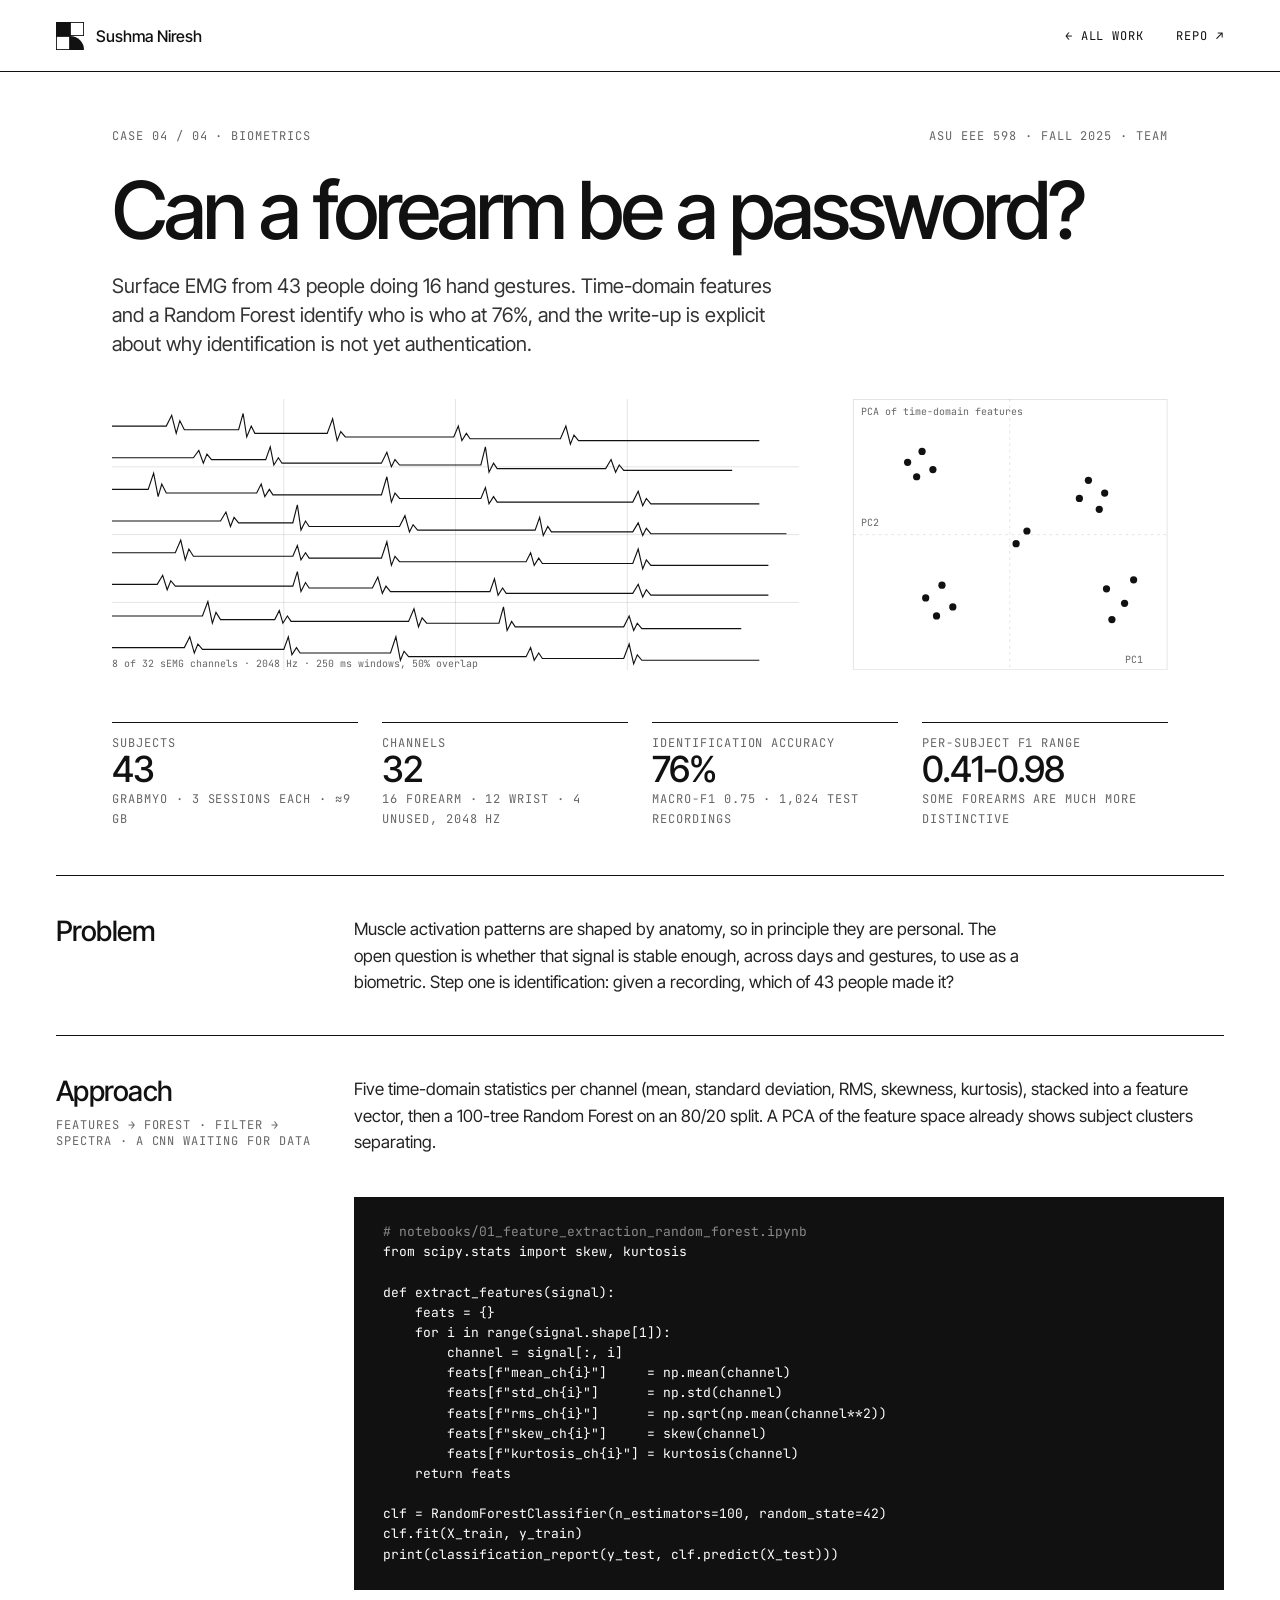
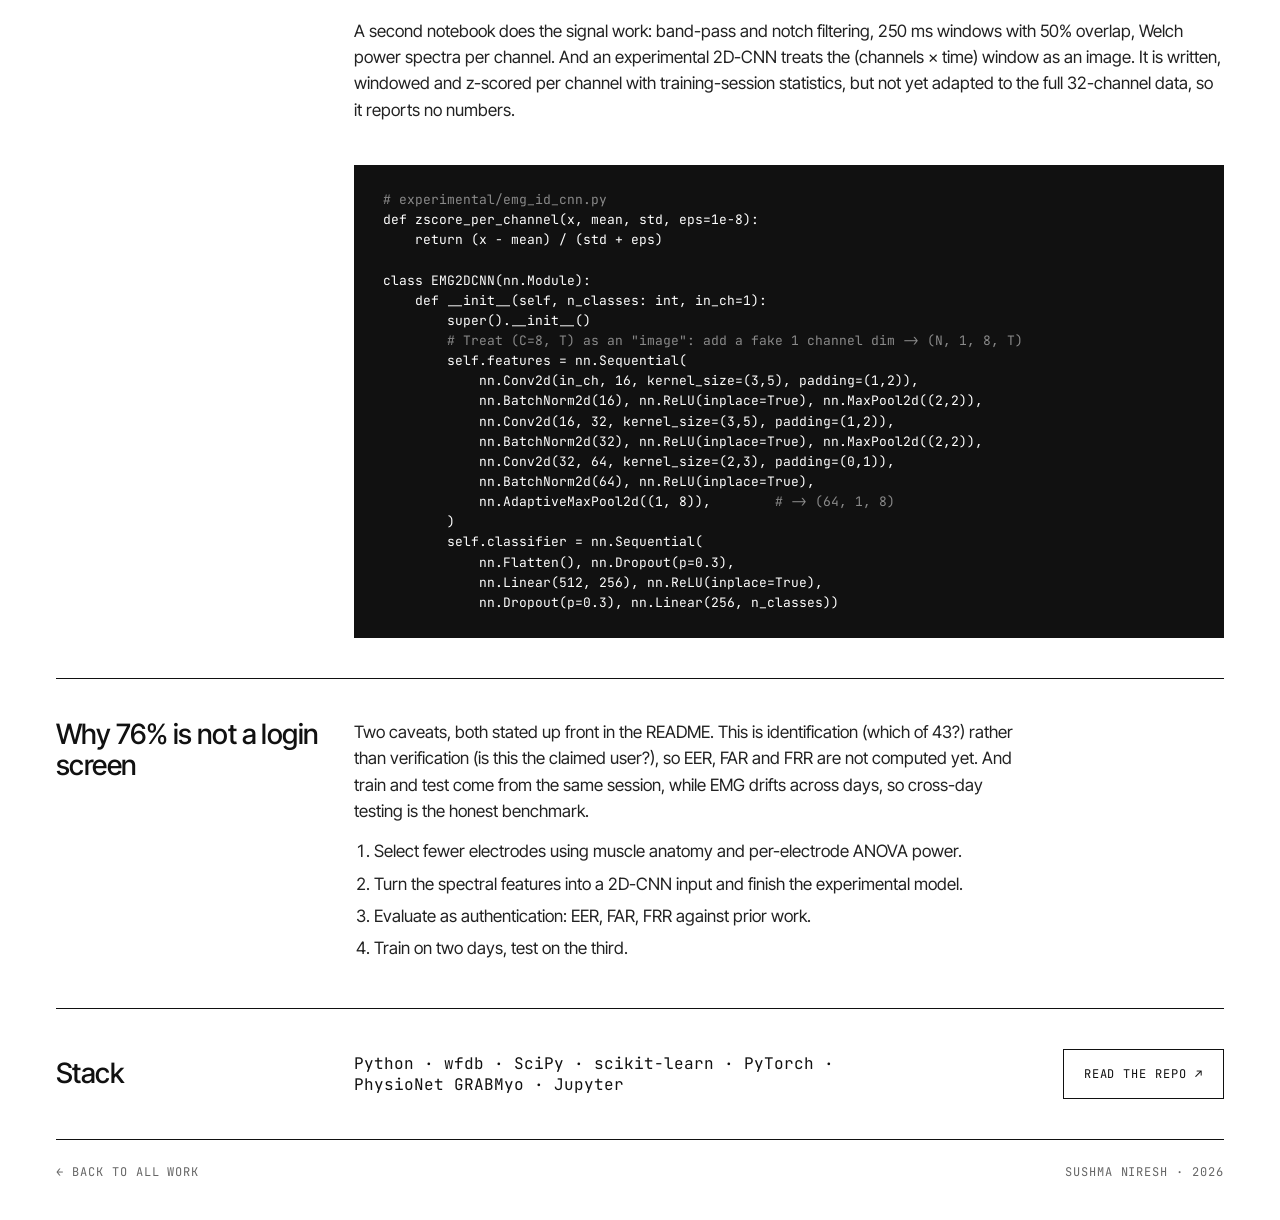
<file: emg.html>
<!doctype html>
<html lang="en">
<head>
<meta charset="utf-8">
<meta name="viewport" content="width=device-width, initial-scale=1">
<title>EMG Biometric Authentication | Sushma Niresh</title>
<meta name="description" content="Surface EMG from 43 people: can a forearm be a password?">
<meta property="og:title" content="EMG Biometric Authentication | Sushma Niresh">
<meta property="og:description" content="Surface EMG from 43 people: can a forearm be a password?">
<meta property="og:image" content="og.png">
<meta property="og:type" content="website">
<meta name="twitter:card" content="summary_large_image">
<link rel="icon" href="favicon.svg" type="image/svg+xml">
<link rel="preconnect" href="https://fonts.googleapis.com"><link rel="preconnect" href="https://fonts.gstatic.com" crossorigin>
<link rel="stylesheet" href="https://fonts.googleapis.com/css2?family=Inter+Tight:wght@400;500;600&family=JetBrains+Mono:wght@400;500&display=swap">
<style>
body{margin:0;background:#fff}
a{color:#111}a:hover{color:#666}
.mono{font-family:'JetBrains Mono',monospace}
.wrap{max-width:1168px;margin:0 auto;padding:0 clamp(16px,4.4vw,56px);width:100%;min-width:0;box-sizing:border-box}
h1{font-size:clamp(40px,6.5vw,80px) !important}
.hero-svg{width:100% !important;max-width:440px;height:auto !important}
.hero-right{min-width:0}
.label{font-family:'JetBrains Mono',monospace;font-size:12px;letter-spacing:.08em;text-transform:uppercase;color:#666}
.g12{display:grid;grid-template-columns:repeat(12,minmax(0,1fr));column-gap:24px}
.g12>*{min-width:0}
pre{max-width:100%;box-sizing:border-box}
.sec{border-top:1px solid #111;padding:40px 0}
.sec h2{margin:0;font-size:28px;letter-spacing:-.02em;font-weight:500;line-height:1.1}
.sec p{margin:0 0 14px;font-size:17px;line-height:1.55;color:#222}
.sec p:last-child{margin-bottom:0}
.stat{border-top:1px solid #111;padding-top:12px}
.stat b{display:block;font-size:36px;font-weight:500;letter-spacing:-.03em;line-height:1}
pre{margin:0;background:#111;color:#fff;font-family:'JetBrains Mono',monospace;font-size:13px;line-height:1.55;padding:24px 28px;overflow:auto;border:1px solid #111}
pre .c{color:#8a8a8a}
.nav a{text-decoration:none;font-family:'JetBrains Mono',monospace;font-size:12px;letter-spacing:.08em;text-transform:uppercase}
.btn{display:inline-flex;align-items:center;gap:10px;min-height:48px;padding:0 20px;border:1px solid #111;text-decoration:none;font-family:'JetBrains Mono',monospace;font-size:12px;letter-spacing:.08em;text-transform:uppercase}
ol{margin:0;padding-left:20px;font-size:17px;line-height:1.55;color:#222}
ol li{margin-bottom:6px}
@media (max-width:900px){table{display:block;overflow-x:auto;white-space:nowrap}.g12{grid-template-columns:repeat(2,minmax(0,1fr));row-gap:20px}.g12>*{grid-column:1 / -1 !important;justify-self:stretch !important}.g12>.stat{grid-column:span 1 !important}pre{font-size:12px;padding:18px 20px}.sec{padding:32px 0}.sec h2{font-size:24px}.sec p{font-size:16px}header nav{gap:16px !important}}
@media (max-width:560px){.g12>.stat{grid-column:1 / -1 !important}}
</style>
<link rel="stylesheet" href="site.css">
</head>
<body>
<div style="font-family: 'Inter Tight', sans-serif; color: #111111; background: #ffffff; min-height: 100vh; display: flex; flex-direction: column">

  <header class="nav" style="display: flex; justify-content: space-between; align-items: center; height: 72px; border-bottom: 1px solid #111; box-sizing: border-box; padding: 0 clamp(16px, 4.4vw, 56px)">
    <a href="index.html" style="display: flex; align-items: center; gap: 12px; text-transform: none; letter-spacing: 0; font-family: 'Inter Tight', sans-serif; font-size: 16px; font-weight: 500">
      <svg aria-hidden="true" viewBox="0 0 32 32" style="width: 28px; height: 28px"><rect x="0" y="0" width="16" height="16" fill="#111"/><path d="M16 16 A16 16 0 0 1 32 32 L16 32 Z" fill="#111"/><rect x="16.5" y="0.5" width="15" height="15" fill="none" stroke="#111"/><rect x="0.5" y="16.5" width="15" height="15" fill="none" stroke="#111"/></svg>
      Sushma Niresh</a>
    <nav style="display: flex; gap: 32px"><a href="index.html">← All work</a><a href="https://github.com/Sushmaniresh/EMG-Biometric-Authentication" target="_blank" rel="noopener">Repo ↗</a></nav>
  </header>

  <section class="wrap" style="padding-top: 56px; padding-bottom: 48px">
    <div class="label" style="display: flex; justify-content: space-between; margin-bottom: 28px"><span>Case 04 / 04 · Biometrics</span><span>ASU EEE 598 · Fall 2025 · Team</span></div>
    <h1 style="margin: 0; font-size: 80px; line-height: 0.95; letter-spacing: -0.04em; font-weight: 500; max-width: 980px">Can a forearm be a password?</h1>
    <p style="margin: 24px 0 0; font-size: 20px; line-height: 1.45; max-width: 680px; color: #333">Surface EMG from 43 people doing 16 hand gestures. Time-domain features and a Random Forest identify who is who at 76%, and the write-up is explicit about why identification is not yet authentication.</p>
    <svg role="img" aria-label="Eight stacked EMG channel traces on the left, a PCA scatter of per-subject feature clusters on the right" viewBox="0 0 1168 300" style="width: 100%; height: auto; margin-top: 40px">
      <g stroke="#111" stroke-opacity=".12" fill="none"><path d="M0 75H760M0 150H760M0 225H760"/><path d="M190 0V300M380 0V300M570 0V300"/><rect x="820" y="0.5" width="347" height="299"/><path d="M820 150H1167M993 0V300" stroke-dasharray="3 4"/></g>
      <g fill="none" stroke="#111" stroke-width="1.25">
        <path d="M0 30h60l6-12 5 20 4-14 5 10h60l5-18 4 26 5-12 4 8h80l6-16 5 24 4-10 5 6h120l5-12 4 16 5-8 4 6h100l6-14 5 20 4-10 5 6h200"/>
        <path d="M0 65h90l6-8 5 14 4-10 5 6h60l5-14 4 20 5-8 4 6h110l6-12 5 16 4-8 5 6h90l5-20 4 28 5-10 4 6h120l6-10 5 14 4-8 5 6h120"/>
        <path d="M0 100h40l6-18 5 26 4-14 5 10h100l5-10 4 14 5-8 4 6h120l6-20 5 28 4-10 5 6h90l5-12 4 18 5-8 4 6h150l6-12 5 16 4-8 5 6h120"/>
        <path d="M0 135h120l6-10 5 16 4-10 5 6h60l5-20 4 28 5-10 4 6h100l6-12 5 18 4-8 5 6h130l5-14 4 20 5-10 4 6h90l6-10 5 14 4-8 5 6h150"/>
        <path d="M0 170h70l6-14 5 22 4-12 5 8h110l5-12 4 16 5-8 4 6h80l6-18 5 26 4-10 5 6h140l5-10 4 14 5-8 4 6h100l6-16 5 22 4-10 5 6h130"/>
        <path d="M0 205h50l6-10 5 16 4-10 5 6h130l5-16 4 22 5-10 4 6h70l6-12 5 18 4-8 5 6h110l5-14 4 18 5-8 4 6h140l6-10 5 14 4-8 5 6h130"/>
        <path d="M0 240h100l6-16 5 24 4-12 5 8h60l5-10 4 14 5-8 4 6h130l6-14 5 20 4-10 5 6h80l5-18 4 26 5-10 4 6h120l6-12 5 16 4-8 5 6h110"/>
        <path d="M0 275h80l6-12 5 18 4-10 5 6h90l5-14 4 20 5-8 4 6h100l6-18 5 26 4-10 5 6h130l5-10 4 14 5-8 4 6h90l6-16 5 22 4-10 5 6h130"/>
      </g>
      <g fill="#111"><circle cx="880" cy="70" r="4"/><circle cx="896" cy="58" r="4"/><circle cx="890" cy="86" r="4"/><circle cx="908" cy="78" r="4"/>
        <circle cx="1080" cy="90" r="4"/><circle cx="1098" cy="104" r="4"/><circle cx="1070" cy="110" r="4"/><circle cx="1092" cy="122" r="4"/>
        <circle cx="900" cy="220" r="4"/><circle cx="918" cy="206" r="4"/><circle cx="930" cy="230" r="4"/><circle cx="912" cy="240" r="4"/>
        <circle cx="1100" cy="210" r="4"/><circle cx="1120" cy="226" r="4"/><circle cx="1106" cy="244" r="4"/><circle cx="1130" cy="200" r="4"/>
        <circle cx="1000" cy="160" r="4"/><circle cx="1012" cy="146" r="4"/></g>
      <g font-family="'JetBrains Mono',monospace" font-size="11" fill="#666"><text x="0" y="296">8 of 32 sEMG channels · 2048 Hz · 250 ms windows, 50% overlap</text><text x="828" y="18">PCA of time-domain features</text><text x="1120" y="292">PC1</text><text x="828" y="140">PC2</text></g>
    </svg>
  </section>

  <section class="wrap" style="padding-bottom: 48px">
    <div class="g12" style="row-gap: 24px">
      <div class="stat" style="grid-column: span 3"><div class="label">Subjects</div><b>43</b><span class="label">GRABMyo · 3 sessions each · ≈9 GB</span></div>
      <div class="stat" style="grid-column: span 3"><div class="label">Channels</div><b>32</b><span class="label">16 forearm · 12 wrist · 4 unused, 2048 Hz</span></div>
      <div class="stat" style="grid-column: span 3"><div class="label">Identification accuracy</div><b>76%</b><span class="label">macro-F1 0.75 · 1,024 test recordings</span></div>
      <div class="stat" style="grid-column: span 3"><div class="label">Per-subject F1 range</div><b>0.41-0.98</b><span class="label">some forearms are much more distinctive</span></div>
    </div>
  </section>

  <section class="wrap sec"><div class="g12">
    <div style="grid-column: 1 / 4"><h2>Problem</h2></div>
    <div style="grid-column: 4 / 11"><p>Muscle activation patterns are shaped by anatomy, so in principle they are personal. The open question is whether that signal is stable enough, across days and gestures, to use as a biometric. Step one is identification: given a recording, which of 43 people made it?</p></div>
  </div></section>

  <section class="wrap sec"><div class="g12">
    <div style="grid-column: 1 / 4"><h2>Approach</h2><div class="label" style="margin-top: 10px">features → forest · filter → spectra · a CNN waiting for data</div></div>
    <div style="grid-column: 4 / 13; display: flex; flex-direction: column; gap: 28px">
      <p>Five time-domain statistics per channel (mean, standard deviation, RMS, skewness, kurtosis), stacked into a feature vector, then a 100-tree Random Forest on an 80/20 split. A PCA of the feature space already shows subject clusters separating.</p>
      <pre><span class="c"># notebooks/01_feature_extraction_random_forest.ipynb</span>
from scipy.stats import skew, kurtosis

def extract_features(signal):
    feats = {}
    for i in range(signal.shape[1]):
        channel = signal[:, i]
        feats[f"mean_ch{i}"]     = np.mean(channel)
        feats[f"std_ch{i}"]      = np.std(channel)
        feats[f"rms_ch{i}"]      = np.sqrt(np.mean(channel**2))
        feats[f"skew_ch{i}"]     = skew(channel)
        feats[f"kurtosis_ch{i}"] = kurtosis(channel)
    return feats

clf = RandomForestClassifier(n_estimators=100, random_state=42)
clf.fit(X_train, y_train)
print(classification_report(y_test, clf.predict(X_test)))</pre>
      <p>A second notebook does the signal work: band-pass and notch filtering, 250 ms windows with 50% overlap, Welch power spectra per channel. And an experimental 2D-CNN treats the (channels × time) window as an image. It is written, windowed and z-scored per channel with training-session statistics, but not yet adapted to the full 32-channel data, so it reports no numbers.</p>
      <pre><span class="c"># experimental/emg_id_cnn.py</span>
def zscore_per_channel(x, mean, std, eps=1e-8):
    return (x - mean) / (std + eps)

class EMG2DCNN(nn.Module):
    def __init__(self, n_classes: int, in_ch=1):
        super().__init__()
        <span class="c"># Treat (C=8, T) as an "image": add a fake 1 channel dim -> (N, 1, 8, T)</span>
        self.features = nn.Sequential(
            nn.Conv2d(in_ch, 16, kernel_size=(3,5), padding=(1,2)),
            nn.BatchNorm2d(16), nn.ReLU(inplace=True), nn.MaxPool2d((2,2)),
            nn.Conv2d(16, 32, kernel_size=(3,5), padding=(1,2)),
            nn.BatchNorm2d(32), nn.ReLU(inplace=True), nn.MaxPool2d((2,2)),
            nn.Conv2d(32, 64, kernel_size=(2,3), padding=(0,1)),
            nn.BatchNorm2d(64), nn.ReLU(inplace=True),
            nn.AdaptiveMaxPool2d((1, 8)),        <span class="c"># -> (64, 1, 8)</span>
        )
        self.classifier = nn.Sequential(
            nn.Flatten(), nn.Dropout(p=0.3),
            nn.Linear(512, 256), nn.ReLU(inplace=True),
            nn.Dropout(p=0.3), nn.Linear(256, n_classes))</pre>
    </div>
  </div></section>

  <section class="wrap sec"><div class="g12">
    <div style="grid-column: 1 / 4"><h2>Why 76% is not a login screen</h2></div>
    <div style="grid-column: 4 / 11">
      <p>Two caveats, both stated up front in the README. This is identification (which of 43?) rather than verification (is this the claimed user?), so EER, FAR and FRR are not computed yet. And train and test come from the same session, while EMG drifts across days, so cross-day testing is the honest benchmark.</p>
      <ol>
        <li>Select fewer electrodes using muscle anatomy and per-electrode ANOVA power.</li>
        <li>Turn the spectral features into a 2D-CNN input and finish the experimental model.</li>
        <li>Evaluate as authentication: EER, FAR, FRR against prior work.</li>
        <li>Train on two days, test on the third.</li>
      </ol>
    </div>
  </div></section>

  <section class="wrap sec" style="border-bottom: 1px solid #111"><div class="g12" style="align-items: center">
    <div style="grid-column: 1 / 4"><h2>Stack</h2></div>
    <div style="grid-column: 4 / 10" class="mono" style="font-size: 13px; line-height: 1.8">Python · wfdb · SciPy · scikit-learn · PyTorch · PhysioNet GRABMyo · Jupyter</div>
    <div style="grid-column: 10 / 13; justify-self: end"><a class="btn" href="https://github.com/Sushmaniresh/EMG-Biometric-Authentication" target="_blank" rel="noopener">Read the repo ↗</a></div>
  </div></section>

  <footer class="wrap" style="padding: 24px 0 40px; display: flex; justify-content: space-between"><span class="label">← Back to all work</span><span class="label">Sushma Niresh · 2026</span></footer>
</div>

<div class="toast" id="toast" role="status" aria-live="polite" hidden><span class="toast-ico" aria-hidden="true"></span><span id="toast-msg"></span><button class="toast-x" type="button" aria-label="Dismiss">ESC</button></div>
<div class="backdrop" id="nda" hidden><div class="modal" role="dialog" aria-modal="true" aria-labelledby="nda-h"><div class="label" style="margin-bottom:10px">Under NDA</div><h3 id="nda-h">This one is easier to explain on a call.</h3><p>What's public is on this page and the résumé. The rest, happily, in conversation.</p><div class="modal-actions"><a class="btn solid" href="mailto:sniresh@asu.edu">Email</a><a class="btn" href="https://linkedin.com/in/sushma-n" target="_blank" rel="noopener">LinkedIn ↗</a><button class="btn" type="button" data-close>Close</button></div></div></div>
<script src="site.js"></script>
</body>
</html>
</file>
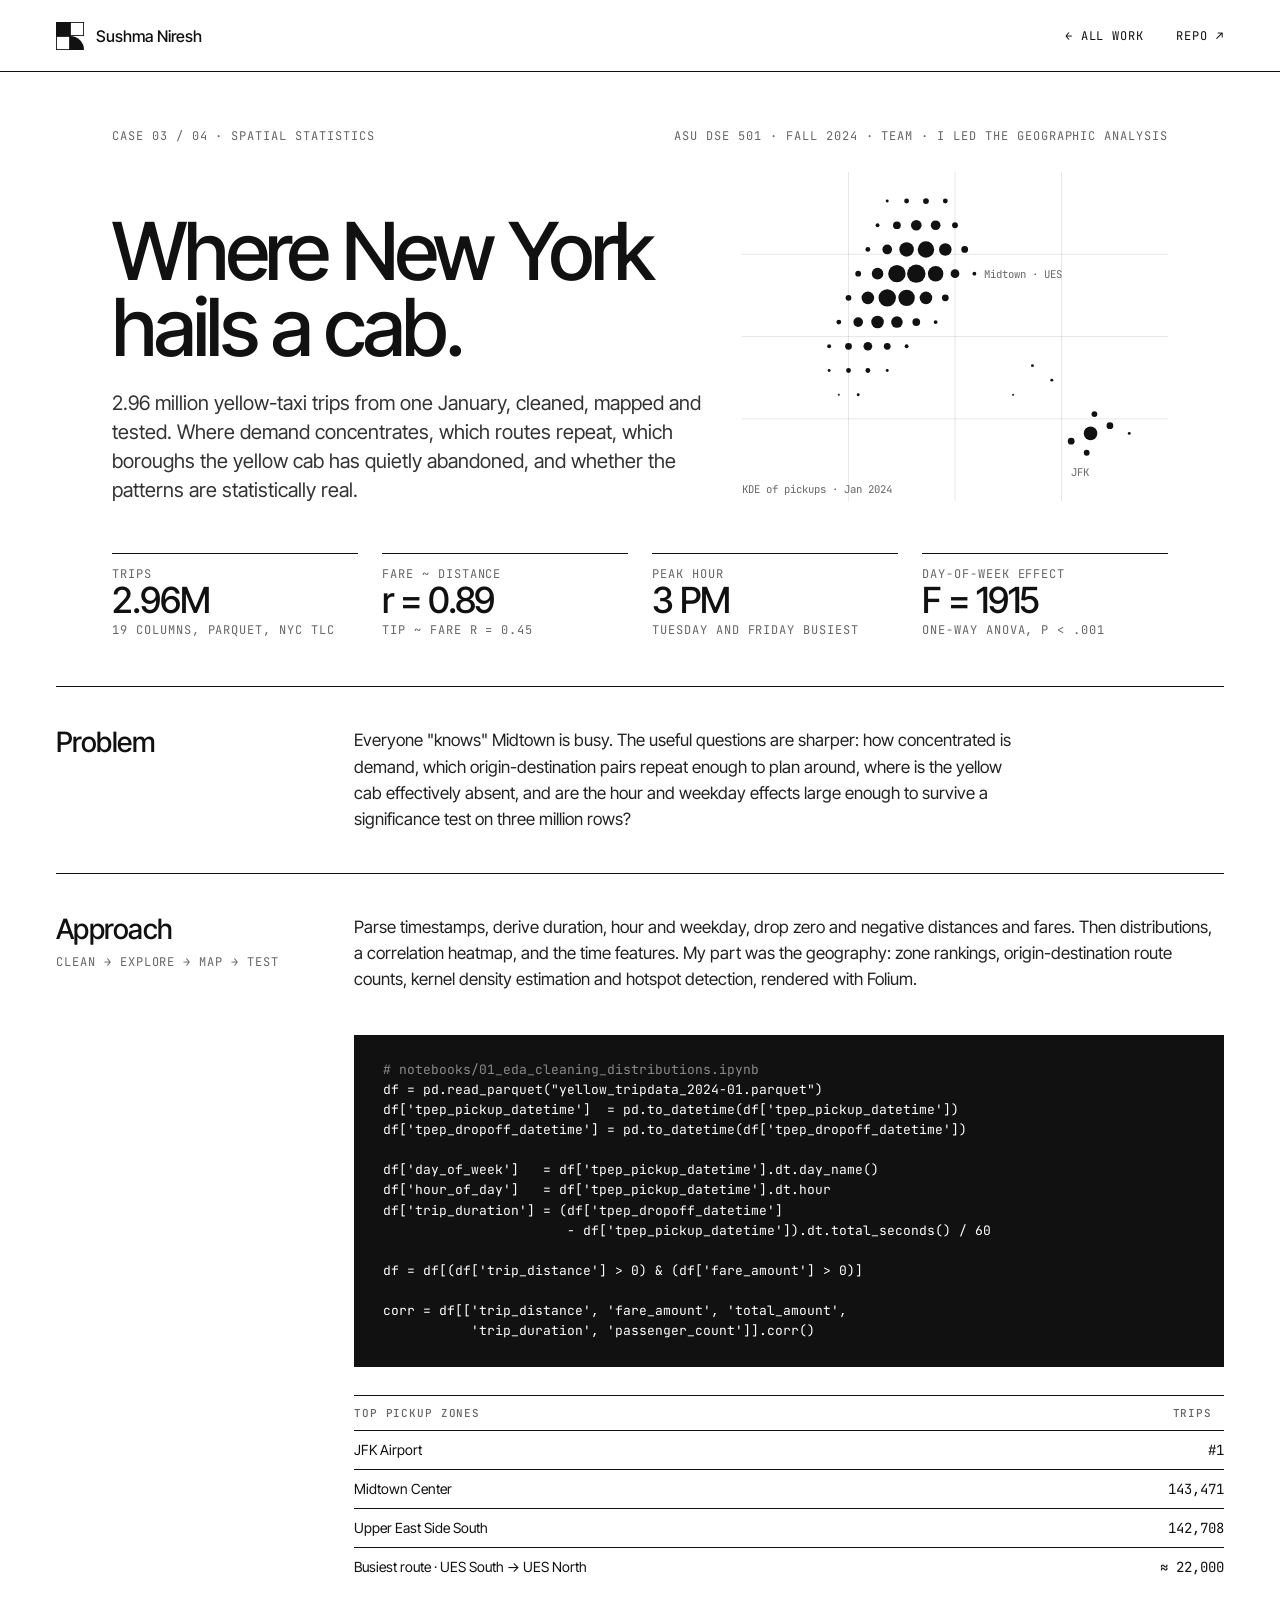
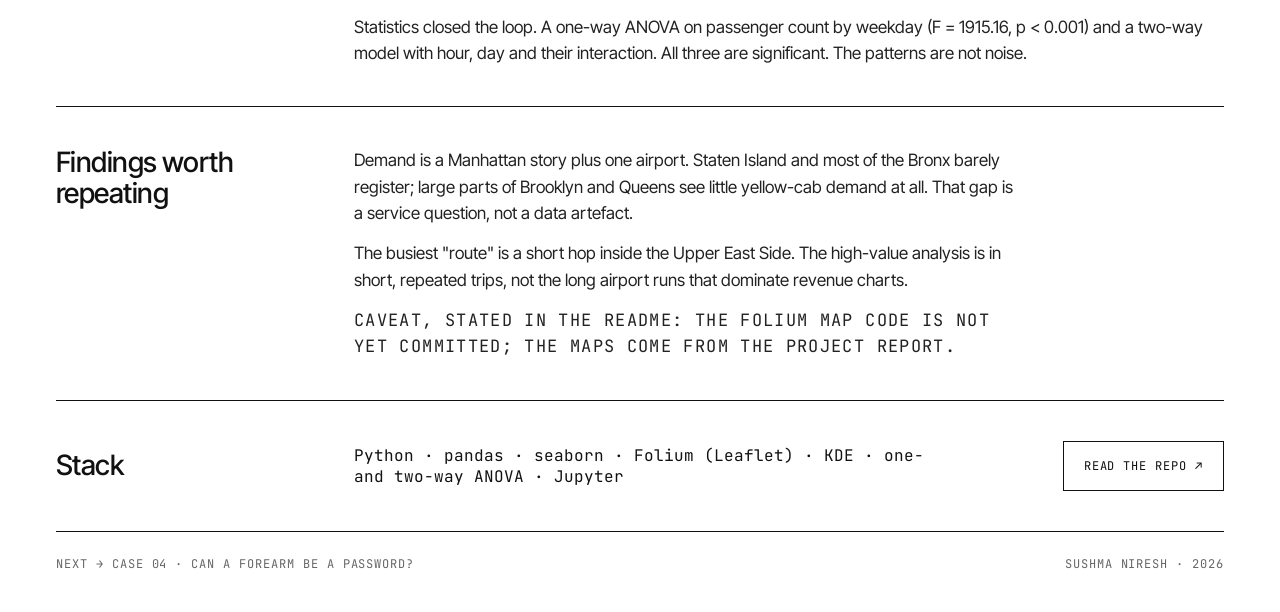
<file: nyc-taxi.html>
<!doctype html>
<html lang="en">
<head>
<meta charset="utf-8">
<meta name="viewport" content="width=device-width, initial-scale=1">
<title>NYC Yellow Taxi Demand | Sushma Niresh</title>
<meta name="description" content="2.96M taxi trips: zone rankings, KDE hotspots and ANOVA.">
<meta property="og:title" content="NYC Yellow Taxi Demand | Sushma Niresh">
<meta property="og:description" content="2.96M taxi trips: zone rankings, KDE hotspots and ANOVA.">
<meta property="og:image" content="og.png">
<meta property="og:type" content="website">
<meta name="twitter:card" content="summary_large_image">
<link rel="icon" href="favicon.svg" type="image/svg+xml">
<link rel="preconnect" href="https://fonts.googleapis.com"><link rel="preconnect" href="https://fonts.gstatic.com" crossorigin>
<link rel="stylesheet" href="https://fonts.googleapis.com/css2?family=Inter+Tight:wght@400;500;600&family=JetBrains+Mono:wght@400;500&display=swap">
<style>
body{margin:0;background:#fff}
a{color:#111}a:hover{color:#666}
.mono{font-family:'JetBrains Mono',monospace}
.wrap{max-width:1168px;margin:0 auto;padding:0 clamp(16px,4.4vw,56px);width:100%;min-width:0;box-sizing:border-box}
h1{font-size:clamp(40px,6.5vw,80px) !important}
.hero-svg{width:100% !important;max-width:440px;height:auto !important}
.hero-right{min-width:0}
.label{font-family:'JetBrains Mono',monospace;font-size:12px;letter-spacing:.08em;text-transform:uppercase;color:#666}
.g12{display:grid;grid-template-columns:repeat(12,minmax(0,1fr));column-gap:24px}
.g12>*{min-width:0}
pre{max-width:100%;box-sizing:border-box}
.sec{border-top:1px solid #111;padding:40px 0}
.sec h2{margin:0;font-size:28px;letter-spacing:-.02em;font-weight:500;line-height:1.1}
.sec p{margin:0 0 14px;font-size:17px;line-height:1.55;color:#222}
.sec p:last-child{margin-bottom:0}
.stat{border-top:1px solid #111;padding-top:12px}
.stat b{display:block;font-size:36px;font-weight:500;letter-spacing:-.03em;line-height:1}
pre{margin:0;background:#111;color:#fff;font-family:'JetBrains Mono',monospace;font-size:13px;line-height:1.55;padding:24px 28px;overflow:auto;border:1px solid #111}
pre .c{color:#8a8a8a}
.nav a{text-decoration:none;font-family:'JetBrains Mono',monospace;font-size:12px;letter-spacing:.08em;text-transform:uppercase}
.btn{display:inline-flex;align-items:center;gap:10px;min-height:48px;padding:0 20px;border:1px solid #111;text-decoration:none;font-family:'JetBrains Mono',monospace;font-size:12px;letter-spacing:.08em;text-transform:uppercase}
table{border-collapse:collapse;width:100%;font-size:14px}
th,td{text-align:left;padding:10px 12px 10px 0;border-top:1px solid #111}
td.n{font-family:'JetBrains Mono',monospace;text-align:right;padding-right:0}
th{font-family:'JetBrains Mono',monospace;font-size:11px;letter-spacing:.08em;text-transform:uppercase;color:#666;font-weight:500}
@media (max-width:900px){table{display:block;overflow-x:auto;white-space:nowrap}.g12{grid-template-columns:repeat(2,minmax(0,1fr));row-gap:20px}.g12>*{grid-column:1 / -1 !important;justify-self:stretch !important}.g12>.stat{grid-column:span 1 !important}pre{font-size:12px;padding:18px 20px}.sec{padding:32px 0}.sec h2{font-size:24px}.sec p{font-size:16px}header nav{gap:16px !important}}
@media (max-width:560px){.g12>.stat{grid-column:1 / -1 !important}}
</style>
<link rel="stylesheet" href="site.css">
</head>
<body>
<div style="font-family: 'Inter Tight', sans-serif; color: #111111; background: #ffffff; min-height: 100vh; display: flex; flex-direction: column">

  <header class="nav" style="display: flex; justify-content: space-between; align-items: center; height: 72px; border-bottom: 1px solid #111; box-sizing: border-box; padding: 0 clamp(16px, 4.4vw, 56px)">
    <a href="index.html" style="display: flex; align-items: center; gap: 12px; text-transform: none; letter-spacing: 0; font-family: 'Inter Tight', sans-serif; font-size: 16px; font-weight: 500">
      <svg aria-hidden="true" viewBox="0 0 32 32" style="width: 28px; height: 28px"><rect x="0" y="0" width="16" height="16" fill="#111"/><path d="M16 16 A16 16 0 0 1 32 32 L16 32 Z" fill="#111"/><rect x="16.5" y="0.5" width="15" height="15" fill="none" stroke="#111"/><rect x="0.5" y="16.5" width="15" height="15" fill="none" stroke="#111"/></svg>
      Sushma Niresh</a>
    <nav style="display: flex; gap: 32px"><a href="index.html">← All work</a><a href="https://github.com/Sushmaniresh/NYC-Yellow-Taxi-Analysis" target="_blank" rel="noopener">Repo ↗</a></nav>
  </header>

  <section class="wrap" style="padding-top: 56px; padding-bottom: 48px">
    <div class="label" style="display: flex; justify-content: space-between; margin-bottom: 28px"><span>Case 03 / 04 · Spatial statistics</span><span>ASU DSE 501 · Fall 2024 · Team · I led the geographic analysis</span></div>
    <div class="g12" style="align-items: end">
      <div style="grid-column: 1 / 8">
        <h1 style="margin: 0; font-size: 80px; line-height: 0.95; letter-spacing: -0.04em; font-weight: 500">Where New York hails a cab.</h1>
        <p style="margin: 24px 0 0; font-size: 20px; line-height: 1.45; max-width: 620px; color: #333">2.96 million yellow-taxi trips from one January, cleaned, mapped and tested. Where demand concentrates, which routes repeat, which boroughs the yellow cab has quietly abandoned, and whether the patterns are statistically real.</p>
      </div>
      <div style="grid-column: 8 / 13; justify-self: end; width: 100%; max-width: 440px">
        <svg role="img" aria-label="Halftone density map: pickup intensity concentrated in Midtown and the Upper East Side, a second cluster at JFK" class="hero-svg" viewBox="0 0 440 340" style="width: 100%; max-width: 440px; height: auto">
          <g stroke="#111" stroke-opacity=".1" fill="none"><path d="M0 85H440M0 170H440M0 255H440M110 0V340M220 0V340M330 0V340"/></g>
          <g fill="#111">
            <circle cx="150" cy="30" r="1.5"/><circle cx="170" cy="30" r="2.5"/><circle cx="190" cy="30" r="3"/><circle cx="210" cy="30" r="2.5"/>
            <circle cx="140" cy="55" r="2"/><circle cx="160" cy="55" r="4"/><circle cx="180" cy="55" r="5.5"/><circle cx="200" cy="55" r="5"/><circle cx="220" cy="55" r="3"/>
            <circle cx="130" cy="80" r="2.5"/><circle cx="150" cy="80" r="5"/><circle cx="170" cy="80" r="7.5"/><circle cx="190" cy="80" r="8.5"/><circle cx="210" cy="80" r="6.5"/><circle cx="230" cy="80" r="3.5"/>
            <circle cx="120" cy="105" r="3"/><circle cx="140" cy="105" r="6"/><circle cx="160" cy="105" r="9"/><circle cx="180" cy="105" r="9.5"/><circle cx="200" cy="105" r="8"/><circle cx="220" cy="105" r="4.5"/><circle cx="240" cy="105" r="2"/>
            <circle cx="110" cy="130" r="3"/><circle cx="130" cy="130" r="6.5"/><circle cx="150" cy="130" r="9"/><circle cx="170" cy="130" r="8.5"/><circle cx="190" cy="130" r="6.5"/><circle cx="210" cy="130" r="3.5"/>
            <circle cx="100" cy="155" r="2.5"/><circle cx="120" cy="155" r="5"/><circle cx="140" cy="155" r="6.5"/><circle cx="160" cy="155" r="6"/><circle cx="180" cy="155" r="4"/><circle cx="200" cy="155" r="2"/>
            <circle cx="90" cy="180" r="2"/><circle cx="110" cy="180" r="3.5"/><circle cx="130" cy="180" r="4.5"/><circle cx="150" cy="180" r="3.5"/><circle cx="170" cy="180" r="2"/>
            <circle cx="90" cy="205" r="1.5"/><circle cx="110" cy="205" r="2.5"/><circle cx="130" cy="205" r="2.5"/><circle cx="150" cy="205" r="1.5"/>
            <circle cx="100" cy="230" r="1"/><circle cx="120" cy="230" r="1.5"/>
            <circle cx="360" cy="270" r="7"/><circle cx="380" cy="262" r="3.5"/><circle cx="340" cy="278" r="3.5"/><circle cx="364" cy="250" r="3"/><circle cx="356" cy="290" r="3"/><circle cx="400" cy="270" r="1.5"/>
            <circle cx="300" cy="200" r="1.5"/><circle cx="320" cy="215" r="1.5"/><circle cx="280" cy="230" r="1"/>
          </g>
          <g font-family="'JetBrains Mono',monospace" font-size="11" fill="#666"><text x="250" y="110">Midtown · UES</text><text x="340" y="314">JFK</text><text x="0" y="332">KDE of pickups · Jan 2024</text></g>
        </svg>
      </div>
    </div>
  </section>

  <section class="wrap" style="padding-bottom: 48px">
    <div class="g12" style="row-gap: 24px">
      <div class="stat" style="grid-column: span 3"><div class="label">Trips</div><b>2.96M</b><span class="label">19 columns, Parquet, NYC TLC</span></div>
      <div class="stat" style="grid-column: span 3"><div class="label">Fare ~ distance</div><b>r = 0.89</b><span class="label">tip ~ fare r = 0.45</span></div>
      <div class="stat" style="grid-column: span 3"><div class="label">Peak hour</div><b>3 PM</b><span class="label">Tuesday and Friday busiest</span></div>
      <div class="stat" style="grid-column: span 3"><div class="label">Day-of-week effect</div><b>F = 1915</b><span class="label">one-way ANOVA, p &lt; .001</span></div>
    </div>
  </section>

  <section class="wrap sec"><div class="g12">
    <div style="grid-column: 1 / 4"><h2>Problem</h2></div>
    <div style="grid-column: 4 / 11"><p>Everyone "knows" Midtown is busy. The useful questions are sharper: how concentrated is demand, which origin-destination pairs repeat enough to plan around, where is the yellow cab effectively absent, and are the hour and weekday effects large enough to survive a significance test on three million rows?</p></div>
  </div></section>

  <section class="wrap sec"><div class="g12">
    <div style="grid-column: 1 / 4"><h2>Approach</h2><div class="label" style="margin-top: 10px">clean → explore → map → test</div></div>
    <div style="grid-column: 4 / 13; display: flex; flex-direction: column; gap: 28px">
      <p>Parse timestamps, derive duration, hour and weekday, drop zero and negative distances and fares. Then distributions, a correlation heatmap, and the time features. My part was the geography: zone rankings, origin-destination route counts, kernel density estimation and hotspot detection, rendered with Folium.</p>
      <pre><span class="c"># notebooks/01_eda_cleaning_distributions.ipynb</span>
df = pd.read_parquet("yellow_tripdata_2024-01.parquet")
df['tpep_pickup_datetime']  = pd.to_datetime(df['tpep_pickup_datetime'])
df['tpep_dropoff_datetime'] = pd.to_datetime(df['tpep_dropoff_datetime'])

df['day_of_week']   = df['tpep_pickup_datetime'].dt.day_name()
df['hour_of_day']   = df['tpep_pickup_datetime'].dt.hour
df['trip_duration'] = (df['tpep_dropoff_datetime']
                       - df['tpep_pickup_datetime']).dt.total_seconds() / 60

df = df[(df['trip_distance'] &gt; 0) &amp; (df['fare_amount'] &gt; 0)]

corr = df[['trip_distance', 'fare_amount', 'total_amount',
           'trip_duration', 'passenger_count']].corr()</pre>
      <div>
        <table>
          <tr><th>Top pickup zones</th><th class="n" style="text-align: right">Trips</th></tr>
          <tr><td>JFK Airport</td><td class="n">#1</td></tr>
          <tr><td>Midtown Center</td><td class="n">143,471</td></tr>
          <tr><td>Upper East Side South</td><td class="n">142,708</td></tr>
          <tr><td>Busiest route · UES South → UES North</td><td class="n">≈ 22,000</td></tr>
        </table>
      </div>
      <p>Statistics closed the loop. A one-way ANOVA on passenger count by weekday (F = 1915.16, p &lt; 0.001) and a two-way model with hour, day and their interaction. All three are significant. The patterns are not noise.</p>
    </div>
  </div></section>

  <section class="wrap sec"><div class="g12">
    <div style="grid-column: 1 / 4"><h2>Findings worth repeating</h2></div>
    <div style="grid-column: 4 / 11">
      <p>Demand is a Manhattan story plus one airport. Staten Island and most of the Bronx barely register; large parts of Brooklyn and Queens see little yellow-cab demand at all. That gap is a service question, not a data artefact.</p>
      <p>The busiest "route" is a short hop inside the Upper East Side. The high-value analysis is in short, repeated trips, not the long airport runs that dominate revenue charts.</p>
      <p class="label">Caveat, stated in the README: the Folium map code is not yet committed; the maps come from the project report.</p>
    </div>
  </div></section>

  <section class="wrap sec" style="border-bottom: 1px solid #111"><div class="g12" style="align-items: center">
    <div style="grid-column: 1 / 4"><h2>Stack</h2></div>
    <div style="grid-column: 4 / 10" class="mono" style="font-size: 13px; line-height: 1.8">Python · pandas · seaborn · Folium (Leaflet) · KDE · one- and two-way ANOVA · Jupyter</div>
    <div style="grid-column: 10 / 13; justify-self: end"><a class="btn" href="https://github.com/Sushmaniresh/NYC-Yellow-Taxi-Analysis" target="_blank" rel="noopener">Read the repo ↗</a></div>
  </div></section>

  <footer class="wrap" style="padding: 24px 0 40px; display: flex; justify-content: space-between"><span class="label">Next → Case 04 · Can a forearm be a password?</span><span class="label">Sushma Niresh · 2026</span></footer>
</div>

<div class="toast" id="toast" role="status" aria-live="polite" hidden><span class="toast-ico" aria-hidden="true"></span><span id="toast-msg"></span><button class="toast-x" type="button" aria-label="Dismiss">ESC</button></div>
<div class="backdrop" id="nda" hidden><div class="modal" role="dialog" aria-modal="true" aria-labelledby="nda-h"><div class="label" style="margin-bottom:10px">Under NDA</div><h3 id="nda-h">This one is easier to explain on a call.</h3><p>What's public is on this page and the résumé. The rest, happily, in conversation.</p><div class="modal-actions"><a class="btn solid" href="mailto:sniresh@asu.edu">Email</a><a class="btn" href="https://linkedin.com/in/sushma-n" target="_blank" rel="noopener">LinkedIn ↗</a><button class="btn" type="button" data-close>Close</button></div></div></div>
<script src="site.js"></script>
</body>
</html>
</file>
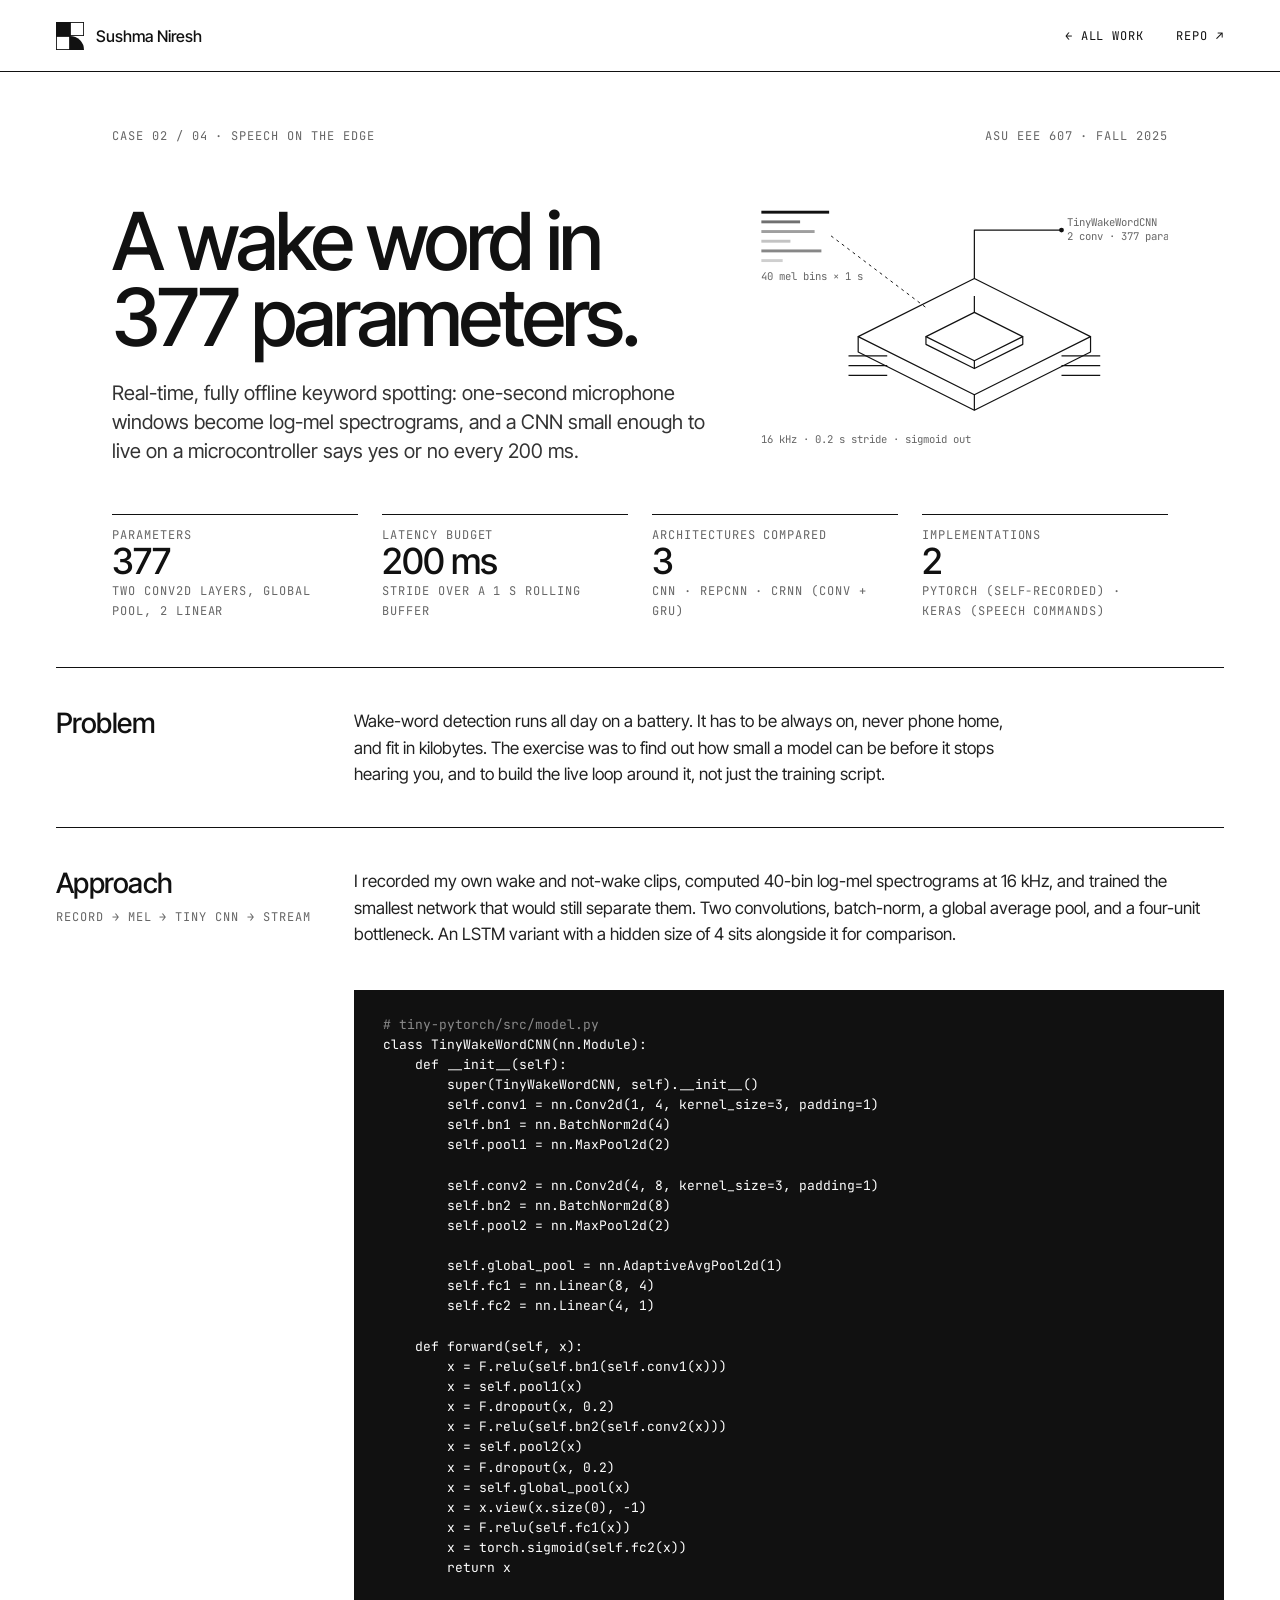
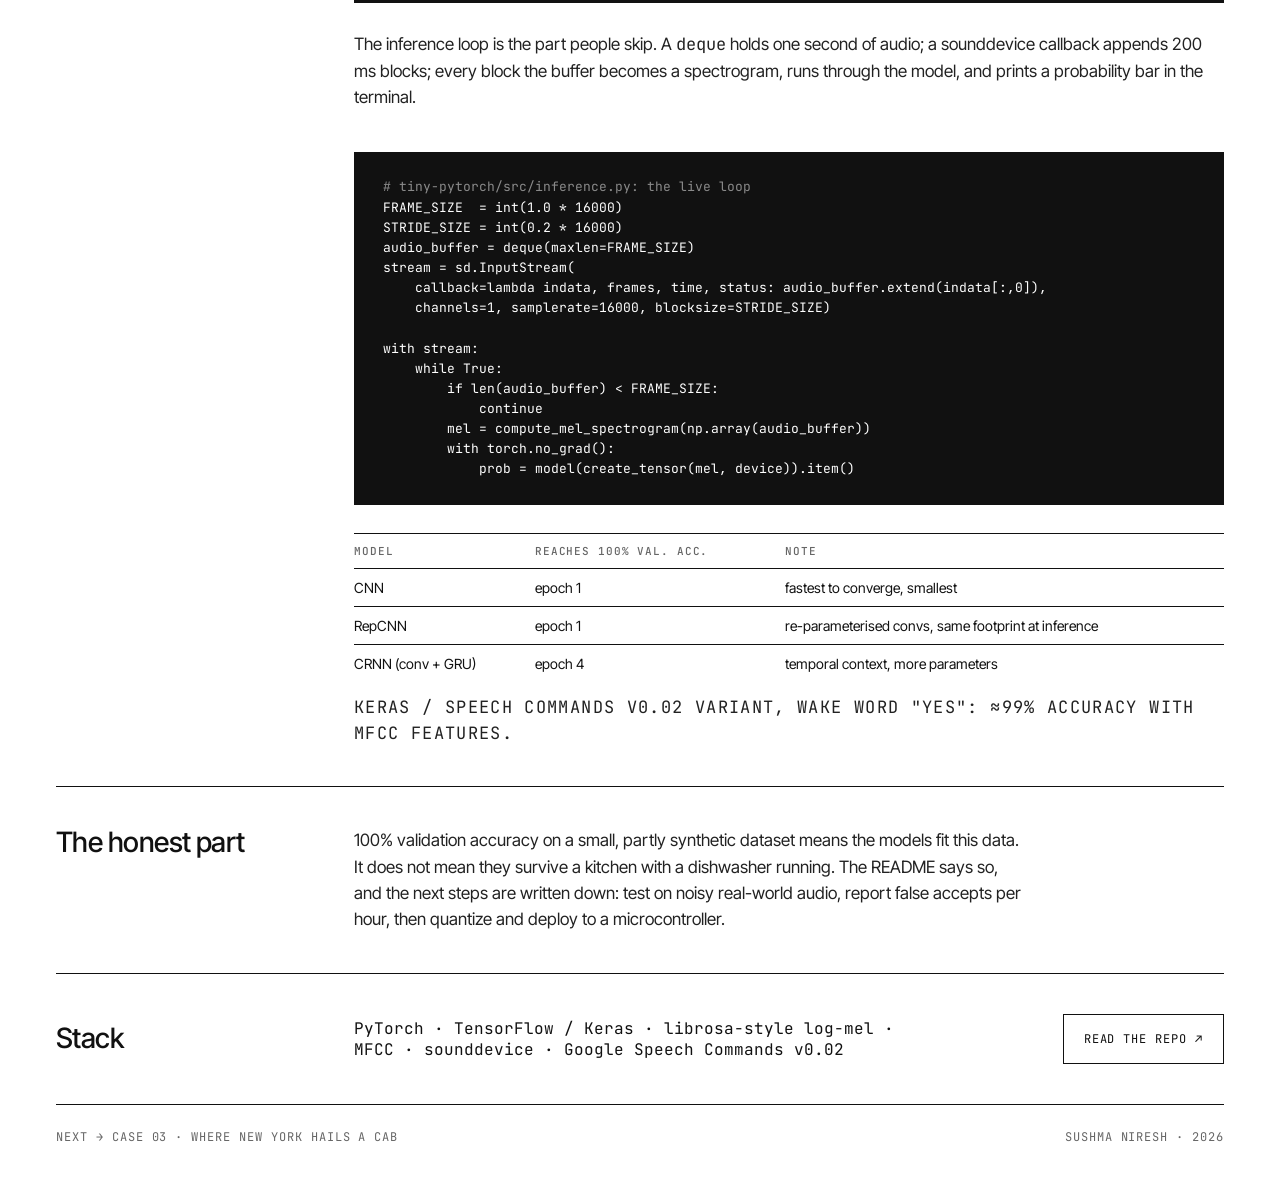
<file: wake-word.html>
<!doctype html>
<html lang="en">
<head>
<meta charset="utf-8">
<meta name="viewport" content="width=device-width, initial-scale=1">
<title>Wake-Word Detection | Sushma Niresh</title>
<meta name="description" content="Offline, real-time wake-word detection with a 377-parameter CNN.">
<meta property="og:title" content="Wake-Word Detection | Sushma Niresh">
<meta property="og:description" content="Offline, real-time wake-word detection with a 377-parameter CNN.">
<meta property="og:image" content="og.png">
<meta property="og:type" content="website">
<meta name="twitter:card" content="summary_large_image">
<link rel="icon" href="favicon.svg" type="image/svg+xml">
<link rel="preconnect" href="https://fonts.googleapis.com"><link rel="preconnect" href="https://fonts.gstatic.com" crossorigin>
<link rel="stylesheet" href="https://fonts.googleapis.com/css2?family=Inter+Tight:wght@400;500;600&family=JetBrains+Mono:wght@400;500&display=swap">
<style>
body{margin:0;background:#fff}
a{color:#111}a:hover{color:#666}
.mono{font-family:'JetBrains Mono',monospace}
.wrap{max-width:1168px;margin:0 auto;padding:0 clamp(16px,4.4vw,56px);width:100%;min-width:0;box-sizing:border-box}
h1{font-size:clamp(40px,6.5vw,80px) !important}
.hero-svg{width:100% !important;max-width:440px;height:auto !important}
.hero-right{min-width:0}
.label{font-family:'JetBrains Mono',monospace;font-size:12px;letter-spacing:.08em;text-transform:uppercase;color:#666}
.g12{display:grid;grid-template-columns:repeat(12,minmax(0,1fr));column-gap:24px}
.g12>*{min-width:0}
pre{max-width:100%;box-sizing:border-box}
.sec{border-top:1px solid #111;padding:40px 0}
.sec h2{margin:0;font-size:28px;letter-spacing:-.02em;font-weight:500;line-height:1.1}
.sec p{margin:0 0 14px;font-size:17px;line-height:1.55;color:#222}
.sec p:last-child{margin-bottom:0}
.stat{border-top:1px solid #111;padding-top:12px}
.stat b{display:block;font-size:36px;font-weight:500;letter-spacing:-.03em;line-height:1}
pre{margin:0;background:#111;color:#fff;font-family:'JetBrains Mono',monospace;font-size:13px;line-height:1.55;padding:24px 28px;overflow:auto;border:1px solid #111}
pre .c{color:#8a8a8a}
.nav a{text-decoration:none;font-family:'JetBrains Mono',monospace;font-size:12px;letter-spacing:.08em;text-transform:uppercase}
.btn{display:inline-flex;align-items:center;gap:10px;min-height:48px;padding:0 20px;border:1px solid #111;text-decoration:none;font-family:'JetBrains Mono',monospace;font-size:12px;letter-spacing:.08em;text-transform:uppercase}
table{border-collapse:collapse;width:100%;font-size:14px}
th,td{text-align:left;padding:10px 12px 10px 0;border-top:1px solid #111}
th{font-family:'JetBrains Mono',monospace;font-size:11px;letter-spacing:.08em;text-transform:uppercase;color:#666;font-weight:500}
@media (max-width:900px){table{display:block;overflow-x:auto;white-space:nowrap}.g12{grid-template-columns:repeat(2,minmax(0,1fr));row-gap:20px}.g12>*{grid-column:1 / -1 !important;justify-self:stretch !important}.g12>.stat{grid-column:span 1 !important}pre{font-size:12px;padding:18px 20px}.sec{padding:32px 0}.sec h2{font-size:24px}.sec p{font-size:16px}header nav{gap:16px !important}}
@media (max-width:560px){.g12>.stat{grid-column:1 / -1 !important}}
</style>
<link rel="stylesheet" href="site.css">
</head>
<body>
<div style="font-family: 'Inter Tight', sans-serif; color: #111111; background: #ffffff; min-height: 100vh; display: flex; flex-direction: column">

  <header class="nav" style="display: flex; justify-content: space-between; align-items: center; height: 72px; border-bottom: 1px solid #111; box-sizing: border-box; padding: 0 clamp(16px, 4.4vw, 56px)">
    <a href="index.html" style="display: flex; align-items: center; gap: 12px; text-transform: none; letter-spacing: 0; font-family: 'Inter Tight', sans-serif; font-size: 16px; font-weight: 500">
      <svg aria-hidden="true" viewBox="0 0 32 32" style="width: 28px; height: 28px"><rect x="0" y="0" width="16" height="16" fill="#111"/><path d="M16 16 A16 16 0 0 1 32 32 L16 32 Z" fill="#111"/><rect x="16.5" y="0.5" width="15" height="15" fill="none" stroke="#111"/><rect x="0.5" y="16.5" width="15" height="15" fill="none" stroke="#111"/></svg>
      Sushma Niresh</a>
    <nav style="display: flex; gap: 32px"><a href="index.html">← All work</a><a href="https://github.com/Sushmaniresh/Wake-Word-Detection" target="_blank" rel="noopener">Repo ↗</a></nav>
  </header>

  <section class="wrap" style="padding-top: 56px; padding-bottom: 48px">
    <div class="label" style="display: flex; justify-content: space-between; margin-bottom: 28px"><span>Case 02 / 04 · Speech on the edge</span><span>ASU EEE 607 · Fall 2025</span></div>
    <div class="g12" style="align-items: end">
      <div style="grid-column: 1 / 8">
        <h1 style="margin: 0; font-size: 80px; line-height: 0.95; letter-spacing: -0.04em; font-weight: 500">A wake word in 377 parameters.</h1>
        <p style="margin: 24px 0 0; font-size: 20px; line-height: 1.45; max-width: 620px; color: #333">Real-time, fully offline keyword spotting: one-second microphone windows become log-mel spectrograms, and a CNN small enough to live on a microcontroller says yes or no every 200 ms.</p>
      </div>
      <div style="grid-column: 8 / 13; justify-self: end; width: 100%; max-width: 440px">
        <svg role="img" aria-label="Isometric wireframe of a microcontroller board with a mel spectrogram feeding into it" class="hero-svg" viewBox="0 0 440 300" style="width: 100%; max-width: 440px; height: auto">
          <g fill="none" stroke="#111" stroke-width="1.25" stroke-linejoin="round">
            <path d="M120 170L240 110L360 170L240 230Z"/><path d="M120 170V186L240 246L360 186V170"/><path d="M240 230V246"/>
            <path d="M190 170L240 145L290 170L240 195Z"/><path d="M190 170V178L240 203L290 178V170"/><path d="M240 195V203"/>
            <path d="M150 190H110M150 200H110M150 210H110M330 190H370M330 200H370M330 210H370"/>
            <path d="M240 110V60H330" /><path d="M240 145V128"/>
          </g>
          <circle cx="330" cy="60" r="2.5" fill="#111"/>
          <g fill="#111"><rect x="20" y="40" width="70" height="3"/><rect x="20" y="50" width="40" height="3" fill-opacity=".6"/><rect x="20" y="60" width="55" height="3" fill-opacity=".4"/><rect x="20" y="70" width="30" height="3" fill-opacity=".25"/><rect x="20" y="80" width="62" height="3" fill-opacity=".5"/><rect x="20" y="90" width="22" height="3" fill-opacity=".2"/></g>
          <path d="M92 66 L190 140" fill="none" stroke="#111" stroke-dasharray="3 4"/>
          <g font-family="'JetBrains Mono',monospace" font-size="11" fill="#666"><text x="336" y="56">TinyWakeWordCNN</text><text x="336" y="70">2 conv · 377 params</text><text x="20" y="112">40 mel bins × 1 s</text><text x="20" y="280">16 kHz · 0.2 s stride · sigmoid out</text></g>
        </svg>
      </div>
    </div>
  </section>

  <section class="wrap" style="padding-bottom: 48px">
    <div class="g12" style="row-gap: 24px">
      <div class="stat" style="grid-column: span 3"><div class="label">Parameters</div><b>377</b><span class="label">two Conv2d layers, global pool, 2 linear</span></div>
      <div class="stat" style="grid-column: span 3"><div class="label">Latency budget</div><b>200 ms</b><span class="label">stride over a 1 s rolling buffer</span></div>
      <div class="stat" style="grid-column: span 3"><div class="label">Architectures compared</div><b>3</b><span class="label">CNN · RepCNN · CRNN (conv + GRU)</span></div>
      <div class="stat" style="grid-column: span 3"><div class="label">Implementations</div><b>2</b><span class="label">PyTorch (self-recorded) · Keras (Speech Commands)</span></div>
    </div>
  </section>

  <section class="wrap sec"><div class="g12">
    <div style="grid-column: 1 / 4"><h2>Problem</h2></div>
    <div style="grid-column: 4 / 11"><p>Wake-word detection runs all day on a battery. It has to be always on, never phone home, and fit in kilobytes. The exercise was to find out how small a model can be before it stops hearing you, and to build the live loop around it, not just the training script.</p></div>
  </div></section>

  <section class="wrap sec"><div class="g12">
    <div style="grid-column: 1 / 4"><h2>Approach</h2><div class="label" style="margin-top: 10px">record → mel → tiny CNN → stream</div></div>
    <div style="grid-column: 4 / 13; display: flex; flex-direction: column; gap: 28px">
      <p>I recorded my own wake and not-wake clips, computed 40-bin log-mel spectrograms at 16 kHz, and trained the smallest network that would still separate them. Two convolutions, batch-norm, a global average pool, and a four-unit bottleneck. An LSTM variant with a hidden size of 4 sits alongside it for comparison.</p>
      <pre><span class="c"># tiny-pytorch/src/model.py</span>
class TinyWakeWordCNN(nn.Module):
    def __init__(self):
        super(TinyWakeWordCNN, self).__init__()
        self.conv1 = nn.Conv2d(1, 4, kernel_size=3, padding=1)
        self.bn1 = nn.BatchNorm2d(4)
        self.pool1 = nn.MaxPool2d(2)

        self.conv2 = nn.Conv2d(4, 8, kernel_size=3, padding=1)
        self.bn2 = nn.BatchNorm2d(8)
        self.pool2 = nn.MaxPool2d(2)

        self.global_pool = nn.AdaptiveAvgPool2d(1)
        self.fc1 = nn.Linear(8, 4)
        self.fc2 = nn.Linear(4, 1)

    def forward(self, x):
        x = F.relu(self.bn1(self.conv1(x)))
        x = self.pool1(x)
        x = F.dropout(x, 0.2)
        x = F.relu(self.bn2(self.conv2(x)))
        x = self.pool2(x)
        x = F.dropout(x, 0.2)
        x = self.global_pool(x)
        x = x.view(x.size(0), -1)
        x = F.relu(self.fc1(x))
        x = torch.sigmoid(self.fc2(x))
        return x</pre>
      <p>The inference loop is the part people skip. A <span class="mono">deque</span> holds one second of audio; a sounddevice callback appends 200 ms blocks; every block the buffer becomes a spectrogram, runs through the model, and prints a probability bar in the terminal.</p>
      <pre><span class="c"># tiny-pytorch/src/inference.py: the live loop</span>
FRAME_SIZE  = int(1.0 * 16000)
STRIDE_SIZE = int(0.2 * 16000)
audio_buffer = deque(maxlen=FRAME_SIZE)
stream = sd.InputStream(
    callback=lambda indata, frames, time, status: audio_buffer.extend(indata[:,0]),
    channels=1, samplerate=16000, blocksize=STRIDE_SIZE)

with stream:
    while True:
        if len(audio_buffer) &lt; FRAME_SIZE:
            continue
        mel = compute_mel_spectrogram(np.array(audio_buffer))
        with torch.no_grad():
            prob = model(create_tensor(mel, device)).item()</pre>
      <div>
        <table>
          <tr><th>Model</th><th>Reaches 100% val. acc.</th><th>Note</th></tr>
          <tr><td>CNN</td><td>epoch 1</td><td>fastest to converge, smallest</td></tr>
          <tr><td>RepCNN</td><td>epoch 1</td><td>re-parameterised convs, same footprint at inference</td></tr>
          <tr><td>CRNN (conv + GRU)</td><td>epoch 4</td><td>temporal context, more parameters</td></tr>
        </table>
        <p class="label" style="margin-top: 12px">Keras / Speech Commands v0.02 variant, wake word "yes": ≈99% accuracy with MFCC features.</p>
      </div>
    </div>
  </div></section>

  <section class="wrap sec"><div class="g12">
    <div style="grid-column: 1 / 4"><h2>The honest part</h2></div>
    <div style="grid-column: 4 / 11">
      <p>100% validation accuracy on a small, partly synthetic dataset means the models fit this data. It does not mean they survive a kitchen with a dishwasher running. The README says so, and the next steps are written down: test on noisy real-world audio, report false accepts per hour, then quantize and deploy to a microcontroller.</p>
    </div>
  </div></section>

  <section class="wrap sec" style="border-bottom: 1px solid #111"><div class="g12" style="align-items: center">
    <div style="grid-column: 1 / 4"><h2>Stack</h2></div>
    <div style="grid-column: 4 / 10" class="mono" style="font-size: 13px; line-height: 1.8">PyTorch · TensorFlow / Keras · librosa-style log-mel · MFCC · sounddevice · Google Speech Commands v0.02</div>
    <div style="grid-column: 10 / 13; justify-self: end"><a class="btn" href="https://github.com/Sushmaniresh/Wake-Word-Detection" target="_blank" rel="noopener">Read the repo ↗</a></div>
  </div></section>

  <footer class="wrap" style="padding: 24px 0 40px; display: flex; justify-content: space-between"><span class="label">Next → Case 03 · Where New York hails a cab</span><span class="label">Sushma Niresh · 2026</span></footer>
</div>

<div class="toast" id="toast" role="status" aria-live="polite" hidden><span class="toast-ico" aria-hidden="true"></span><span id="toast-msg"></span><button class="toast-x" type="button" aria-label="Dismiss">ESC</button></div>
<div class="backdrop" id="nda" hidden><div class="modal" role="dialog" aria-modal="true" aria-labelledby="nda-h"><div class="label" style="margin-bottom:10px">Under NDA</div><h3 id="nda-h">This one is easier to explain on a call.</h3><p>What's public is on this page and the résumé. The rest, happily, in conversation.</p><div class="modal-actions"><a class="btn solid" href="mailto:sniresh@asu.edu">Email</a><a class="btn" href="https://linkedin.com/in/sushma-n" target="_blank" rel="noopener">LinkedIn ↗</a><button class="btn" type="button" data-close>Close</button></div></div></div>
<script src="site.js"></script>
</body>
</html>
</file>
<file: site.css>
/* Shared site chrome: toast, NDA modal, focus, motion */
:root{color-scheme:light}
html{scroll-behavior:smooth}
@media (prefers-reduced-motion:reduce){html{scroll-behavior:auto}}
:focus-visible{outline:2px solid #111;outline-offset:3px}
.ndabtn{background:none;border:0;padding:0;cursor:pointer;color:#aaa;text-align:right;font:inherit;font-family:'JetBrains Mono',monospace;font-size:12px;letter-spacing:.08em;text-transform:uppercase;min-height:44px}
.ndabtn:hover{color:#fff}
.toast{position:fixed;left:24px;bottom:24px;z-index:50;display:flex;align-items:center;gap:14px;background:#111;color:#fff;padding:10px 8px 10px 18px;font-family:'Inter Tight',sans-serif;font-size:14px;max-width:min(420px,calc(100vw - 48px));border:1px solid #111;opacity:0;transform:translateY(8px);transition:opacity .2s,transform .2s}
.toast.show{opacity:1;transform:none}
.toast[hidden]{display:none}
.toast .mono{font-family:'JetBrains Mono',monospace}
.toast-ico{width:16px;height:16px;flex:none;background:no-repeat center/16px url("data:image/svg+xml,%3Csvg xmlns='http://www.w3.org/2000/svg' viewBox='0 0 16 16'%3E%3Cpath d='M4 12L12 4M6 4h6v6' fill='none' stroke='%23fff' stroke-width='1.5'/%3E%3C/svg%3E")}
.toast.ok .toast-ico{background-image:url("data:image/svg+xml,%3Csvg xmlns='http://www.w3.org/2000/svg' viewBox='0 0 16 16'%3E%3Cpath d='M3 8.5L6.5 12 13 4.5' fill='none' stroke='%23fff' stroke-width='1.5'/%3E%3C/svg%3E")}
.toast-x{margin-left:auto;background:none;border:0;color:#aaa;font-family:'JetBrains Mono',monospace;font-size:12px;cursor:pointer;min-width:44px;min-height:44px}
.toast-x:hover{color:#fff}
.backdrop{position:fixed;inset:0;z-index:60;background:rgba(255,255,255,.7);display:flex;align-items:center;justify-content:center;padding:16px}
.backdrop[hidden]{display:none}
.modal{background:#fff;color:#111;border:1px solid #111;padding:28px;max-width:440px;width:100%;box-shadow:12px 12px 0 #111;font-family:'Inter Tight',sans-serif}
.modal h3{margin:0 0 10px;font-size:24px;letter-spacing:-.02em;font-weight:500;line-height:1.1}
.modal p{margin:0 0 20px;font-size:15px;line-height:1.5;color:#333}
.modal .label{font-family:'JetBrains Mono',monospace;font-size:12px;letter-spacing:.08em;text-transform:uppercase;color:#666}
.modal-actions{display:flex;gap:10px;flex-wrap:wrap}
.modal .btn{display:inline-flex;align-items:center;gap:10px;min-height:44px;padding:0 18px;border:1px solid #111;text-decoration:none;font-family:'JetBrains Mono',monospace;font-size:12px;letter-spacing:.08em;text-transform:uppercase;background:#fff;color:#111;cursor:pointer}
.modal .btn.solid{background:#111;color:#fff}
@media (prefers-reduced-motion:reduce){.toast{transition:none;transform:none}}
</file>
